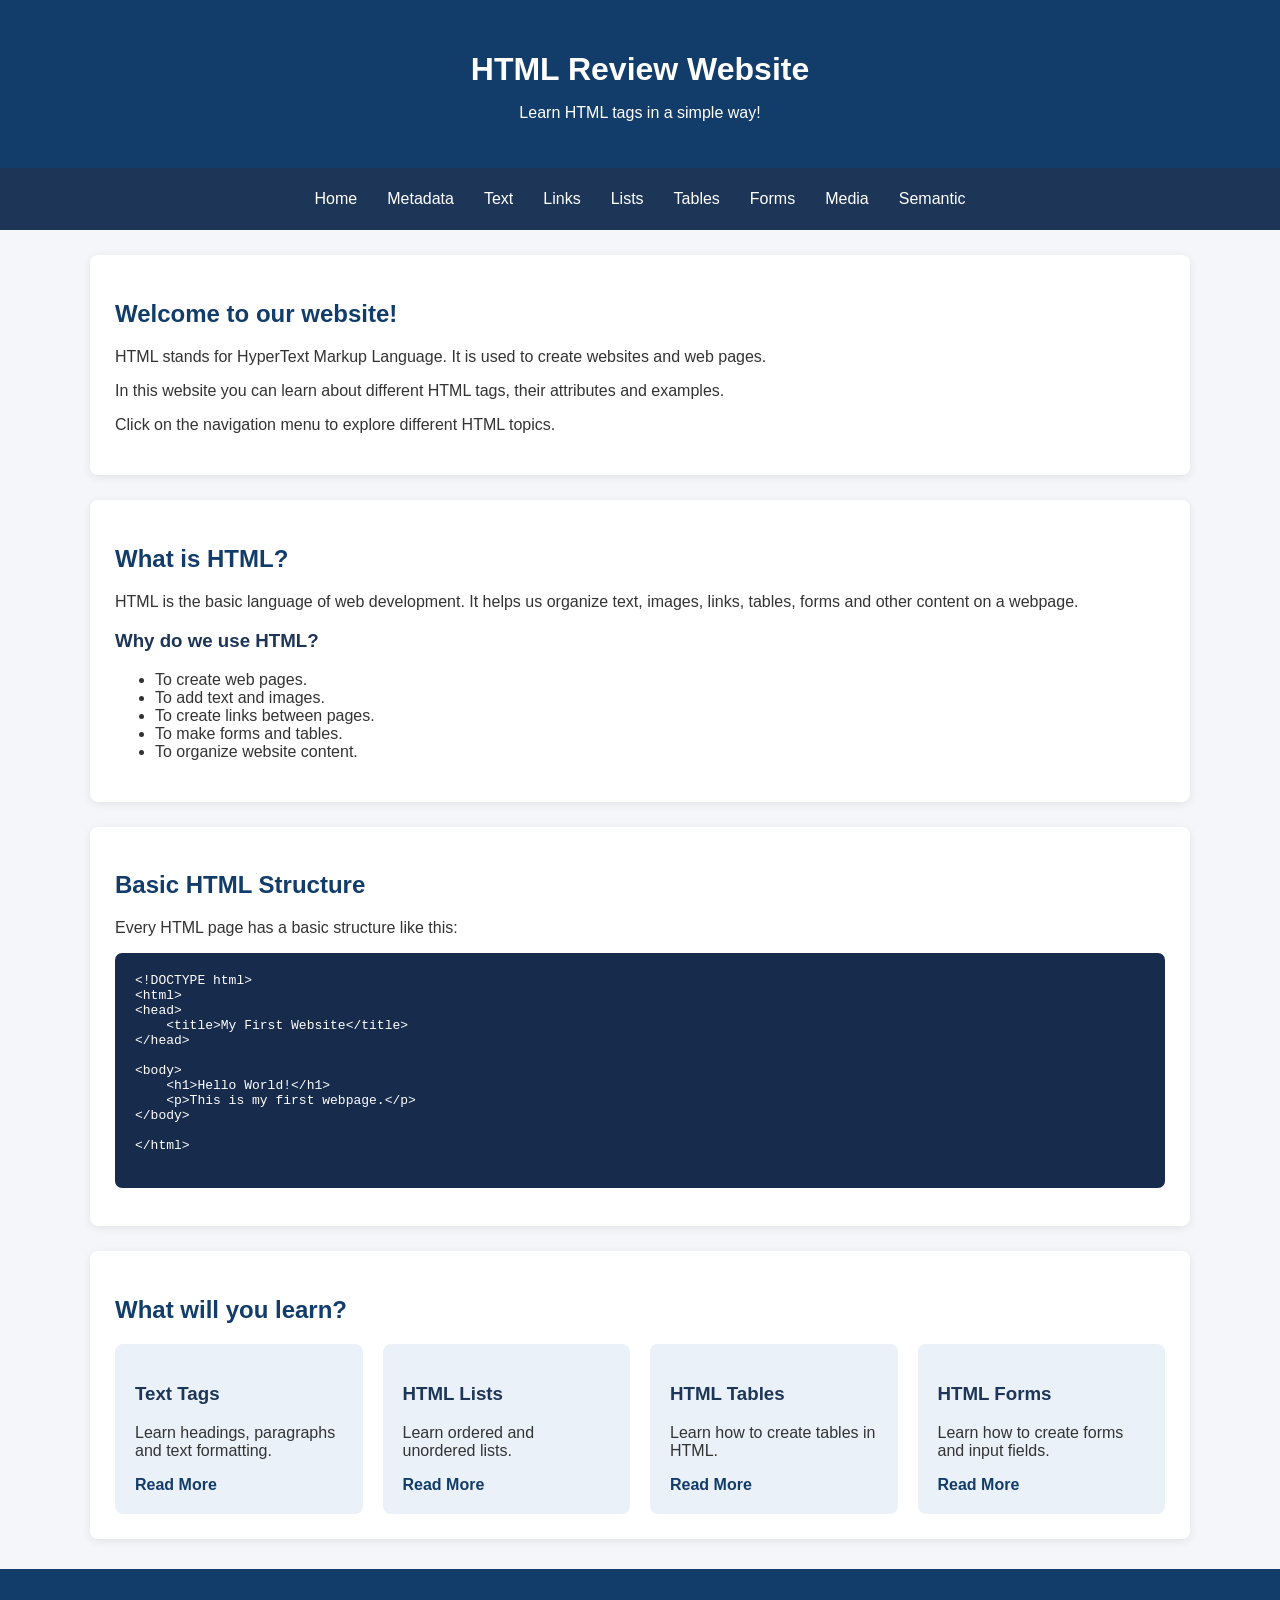
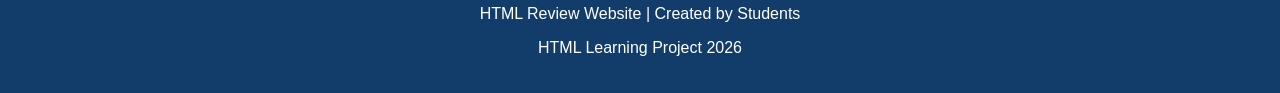
<file: index.html>
<!DOCTYPE html>
<html>
<head>
    <title>HTML Review Website</title>
    <meta charset="UTF-8">
    <meta name="viewport" content="width=device-width, initial-scale=1.0">

    <link rel="stylesheet" href="css/style.css">
</head>

<body>

    <header>
        <h1>HTML Review Website</h1>
        <p>Learn HTML tags in a simple way!</p>
    </header>

    <nav>
        <a href="index.html">Home</a>
        <a href="metadata.html">Metadata</a>
        <a href="text.html">Text</a>
        <a href="links.html">Links</a>
        <a href="lists.html">Lists</a>
        <a href="tables.html">Tables</a>
        <a href="forms.html">Forms</a>
        <a href="media.html">Media</a>
        <a href="semantic.html">Semantic</a>
    </nav>

    <main>

        <section class="welcome">
            <h2>Welcome to our website!</h2>

            <p>
                HTML stands for HyperText Markup Language.
                It is used to create websites and web pages.
            </p>

            <p>
                In this website you can learn about different
                HTML tags, their attributes and examples.
            </p>

            <p>
                Click on the navigation menu to explore
                different HTML topics.
            </p>
        </section>


        <section>
            <h2>What is HTML?</h2>

            <p>
                HTML is the basic language of web development.
                It helps us organize text, images, links,
                tables, forms and other content on a webpage.
            </p>

            <h3>Why do we use HTML?</h3>

            <ul>
                <li>To create web pages.</li>
                <li>To add text and images.</li>
                <li>To create links between pages.</li>
                <li>To make forms and tables.</li>
                <li>To organize website content.</li>
            </ul>
        </section>


        <section>
            <h2>Basic HTML Structure</h2>

            <p>Every HTML page has a basic structure like this:</p>

            <pre>
&lt;!DOCTYPE html&gt;
&lt;html&gt;
&lt;head&gt;
    &lt;title&gt;My First Website&lt;/title&gt;
&lt;/head&gt;

&lt;body&gt;
    &lt;h1&gt;Hello World!&lt;/h1&gt;
    &lt;p&gt;This is my first webpage.&lt;/p&gt;
&lt;/body&gt;

&lt;/html&gt;
            </pre>
        </section>


        <section>
            <h2>What will you learn?</h2>

            <div class="cards">

                <div class="card">
                    <h3>Text Tags</h3>
                    <p>Learn headings, paragraphs and text formatting.</p>
                    <a href="text.html">Read More</a>
                </div>

                <div class="card">
                    <h3>HTML Lists</h3>
                    <p>Learn ordered and unordered lists.</p>
                    <a href="lists.html">Read More</a>
                </div>

                <div class="card">
                    <h3>HTML Tables</h3>
                    <p>Learn how to create tables in HTML.</p>
                    <a href="tables.html">Read More</a>
                </div>

                <div class="card">
                    <h3>HTML Forms</h3>
                    <p>Learn how to create forms and input fields.</p>
                    <a href="forms.html">Read More</a>
                </div>

            </div>
        </section>

    </main>

    <footer>
        <p>HTML Review Website | Created by Students</p>
        <p>HTML Learning Project 2026</p>
    </footer>

</body>
</html>
</file>
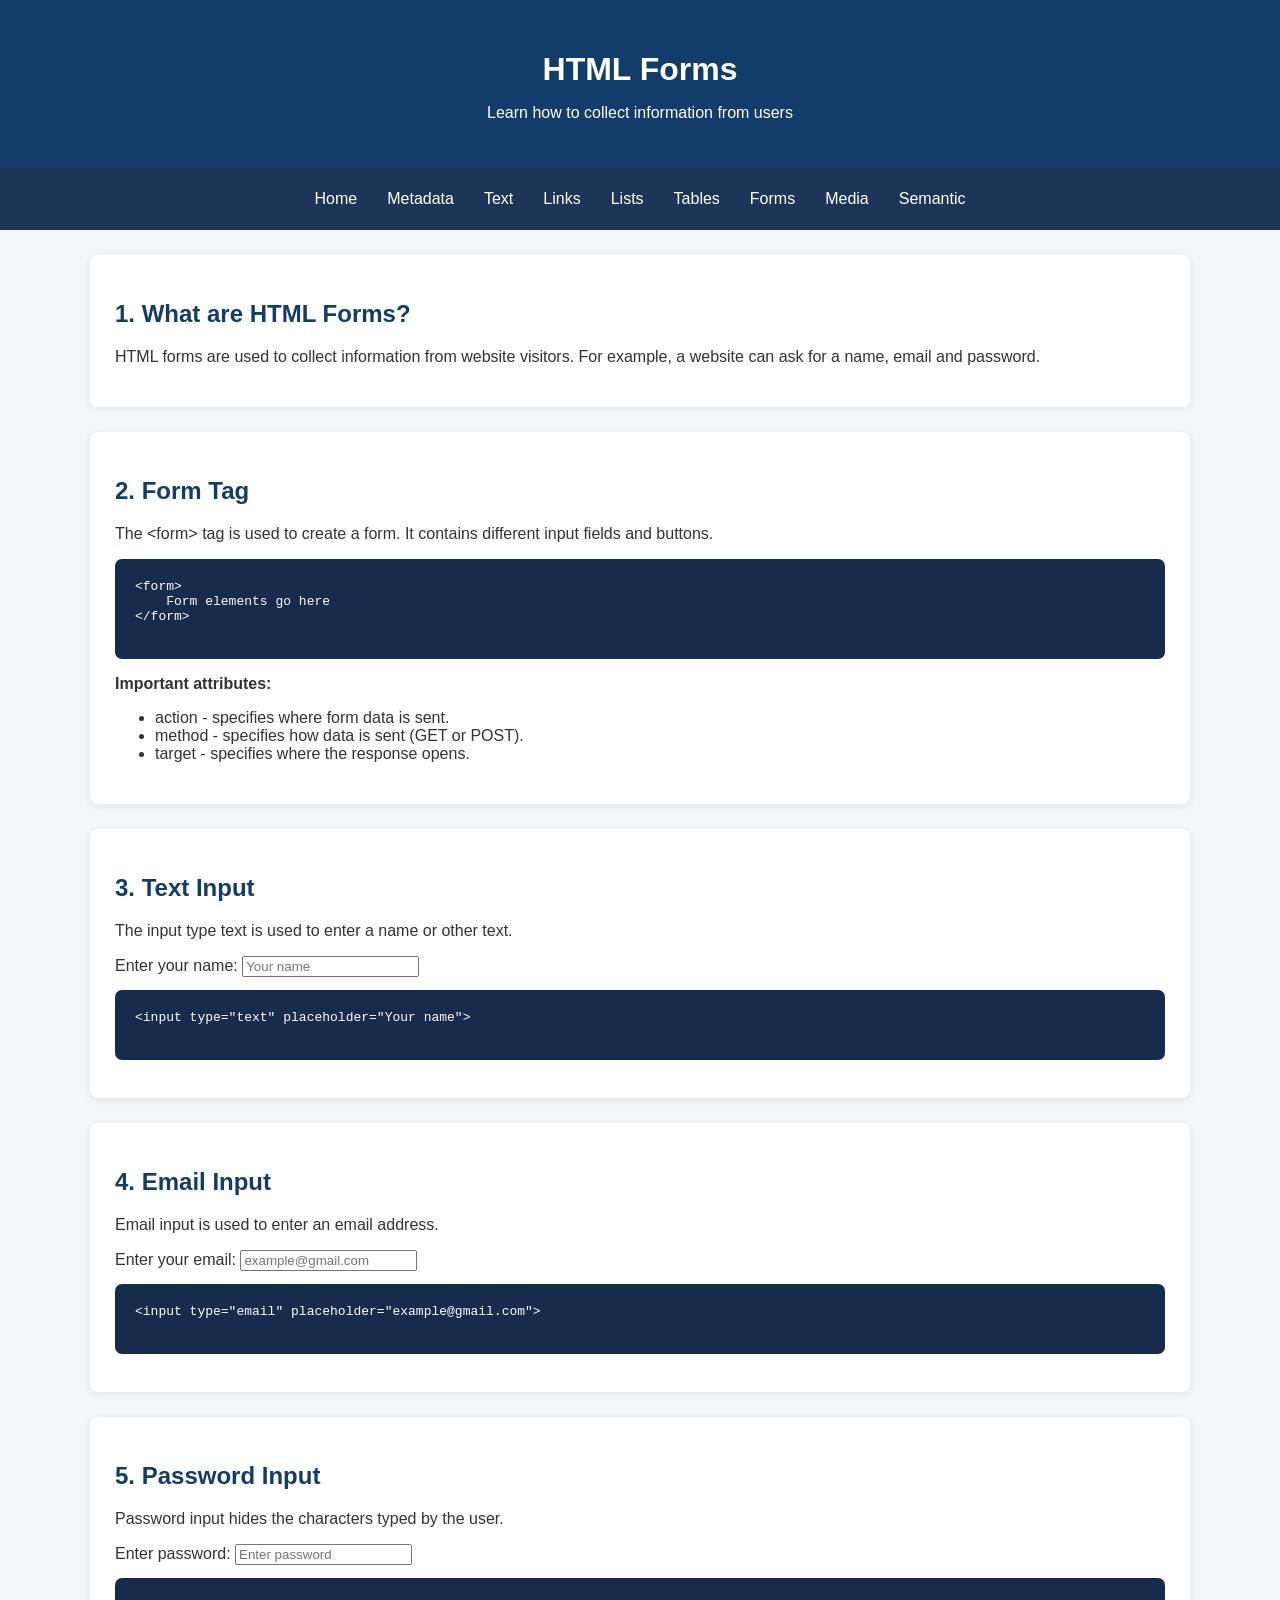
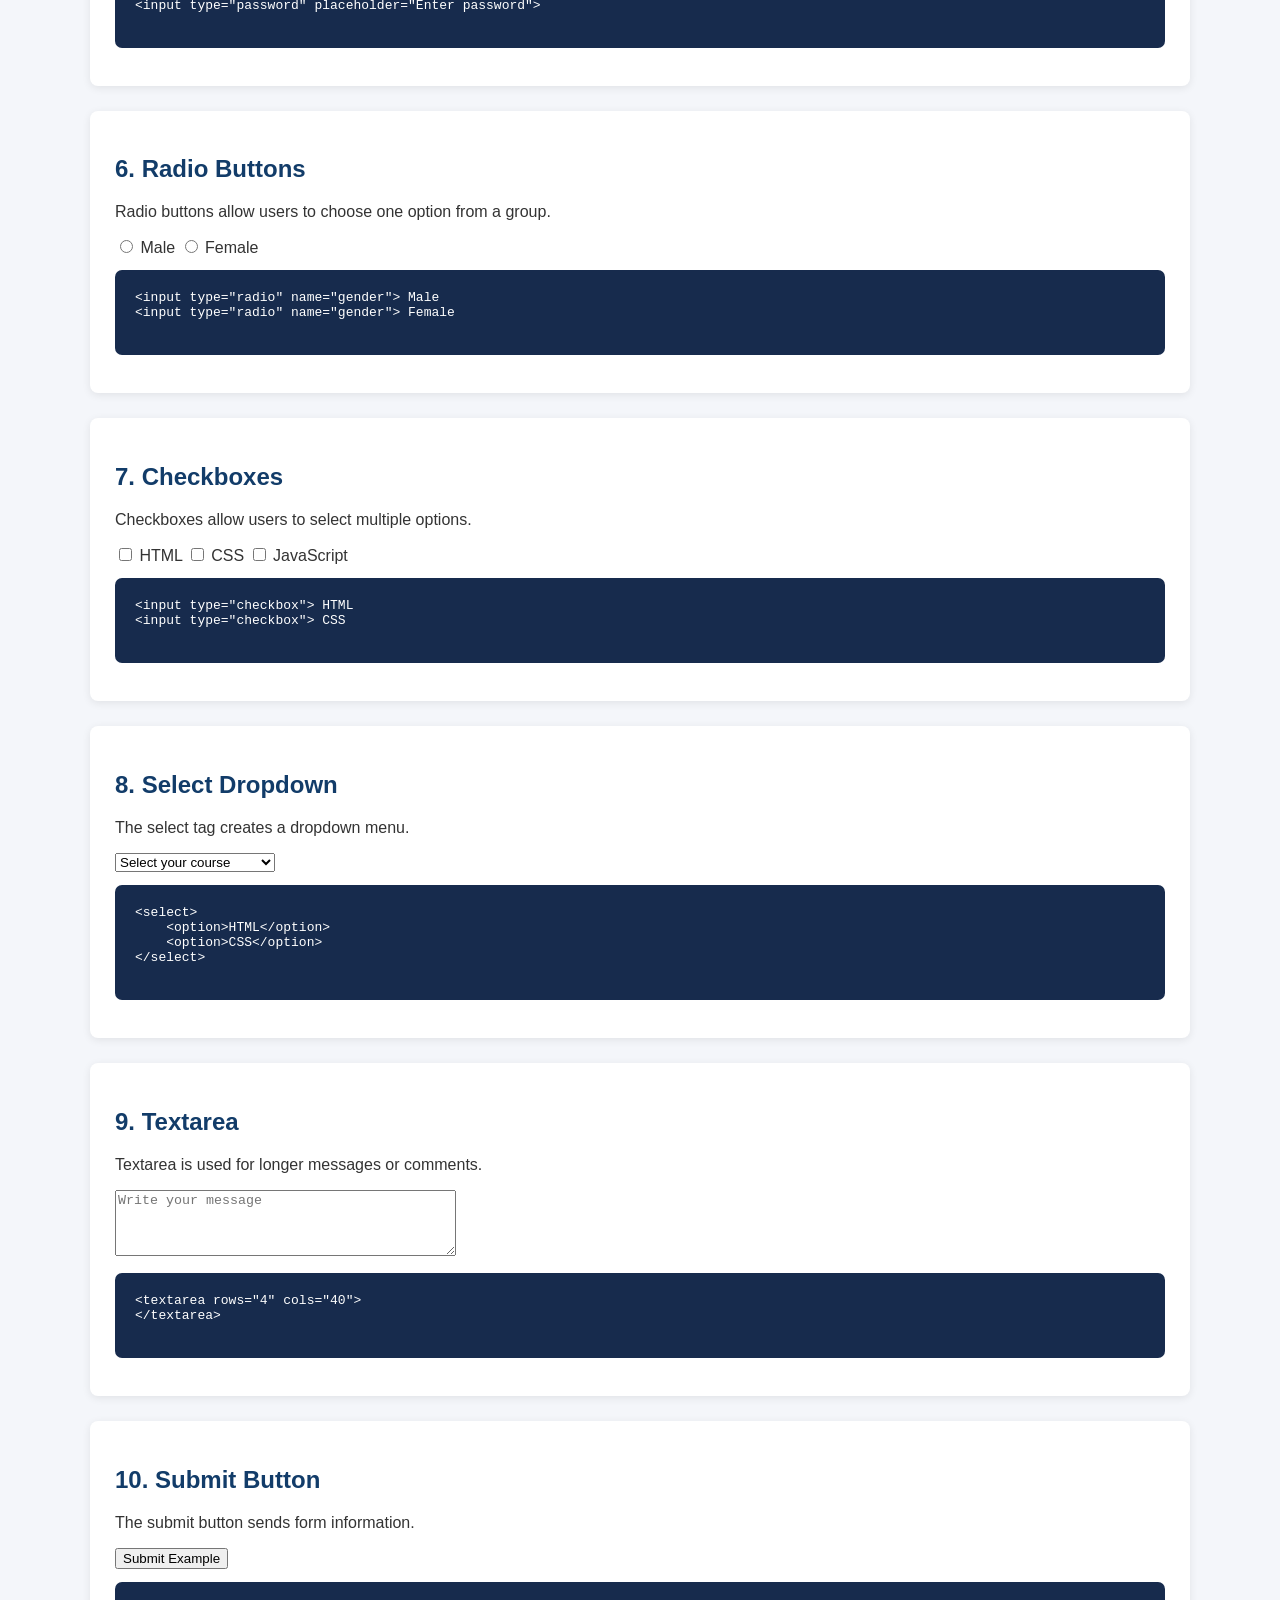
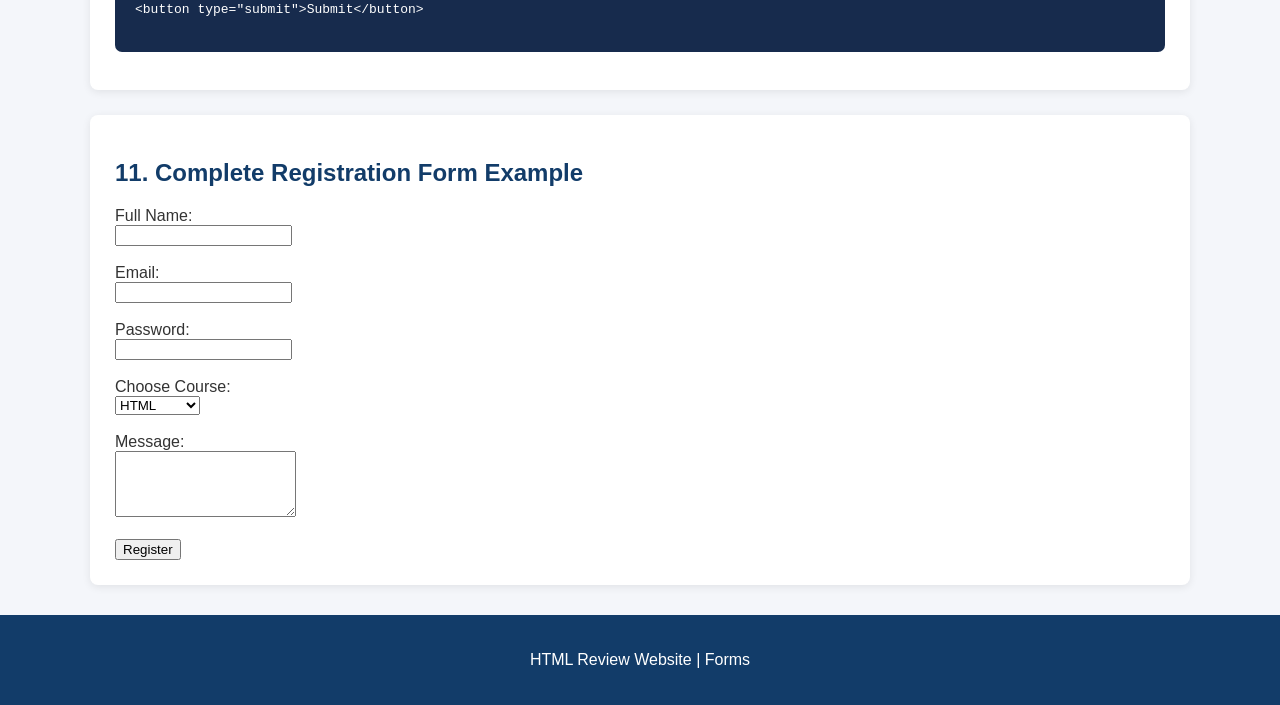
<file: forms.html>
<!DOCTYPE html>
<html>
<head>
    <title>HTML Forms</title>
    <meta charset="UTF-8">
    <meta name="viewport" content="width=device-width, initial-scale=1.0">
    <link rel="stylesheet" href="css/style.css">
</head>

<body>

<header>
    <h1>HTML Forms</h1>
    <p>Learn how to collect information from users</p>
</header>

<nav>
    <a href="index.html">Home</a>
    <a href="metadata.html">Metadata</a>
    <a href="text.html">Text</a>
    <a href="links.html">Links</a>
    <a href="lists.html">Lists</a>
    <a href="tables.html">Tables</a>
    <a href="forms.html">Forms</a>
    <a href="media.html">Media</a>
    <a href="semantic.html">Semantic</a>
</nav>

<main>

    <section>
        <h2>1. What are HTML Forms?</h2>

        <p>
            HTML forms are used to collect information
            from website visitors. For example, a website
            can ask for a name, email and password.
        </p>
    </section>


    <section>
        <h2>2. Form Tag</h2>

        <p>
            The &lt;form&gt; tag is used to create a form.
            It contains different input fields and buttons.
        </p>

        <pre>
&lt;form&gt;
    Form elements go here
&lt;/form&gt;
        </pre>

        <p><b>Important attributes:</b></p>

        <ul>
            <li>action - specifies where form data is sent.</li>
            <li>method - specifies how data is sent (GET or POST).</li>
            <li>target - specifies where the response opens.</li>
        </ul>
    </section>


    <section>
        <h2>3. Text Input</h2>

        <p>The input type text is used to enter a name or other text.</p>

        <label>Enter your name:</label>
        <input type="text" placeholder="Your name">

        <pre>
&lt;input type="text" placeholder="Your name"&gt;
        </pre>
    </section>


    <section>
        <h2>4. Email Input</h2>

        <p>Email input is used to enter an email address.</p>

        <label>Enter your email:</label>
        <input type="email" placeholder="example@gmail.com">

        <pre>
&lt;input type="email" placeholder="example@gmail.com"&gt;
        </pre>
    </section>


    <section>
        <h2>5. Password Input</h2>

        <p>Password input hides the characters typed by the user.</p>

        <label>Enter password:</label>
        <input type="password" placeholder="Enter password">

        <pre>
&lt;input type="password" placeholder="Enter password"&gt;
        </pre>
    </section>


    <section>
        <h2>6. Radio Buttons</h2>

        <p>Radio buttons allow users to choose one option from a group.</p>

        <input type="radio" name="gender"> Male
        <input type="radio" name="gender"> Female

        <pre>
&lt;input type="radio" name="gender"&gt; Male
&lt;input type="radio" name="gender"&gt; Female
        </pre>
    </section>


    <section>
        <h2>7. Checkboxes</h2>

        <p>Checkboxes allow users to select multiple options.</p>

        <input type="checkbox"> HTML
        <input type="checkbox"> CSS
        <input type="checkbox"> JavaScript

        <pre>
&lt;input type="checkbox"&gt; HTML
&lt;input type="checkbox"&gt; CSS
        </pre>
    </section>


    <section>
        <h2>8. Select Dropdown</h2>

        <p>The select tag creates a dropdown menu.</p>

        <select>
            <option>Select your course</option>
            <option>Information Technology</option>
            <option>Computer Science</option>
            <option>Software Engineering</option>
        </select>

        <pre>
&lt;select&gt;
    &lt;option&gt;HTML&lt;/option&gt;
    &lt;option&gt;CSS&lt;/option&gt;
&lt;/select&gt;
        </pre>
    </section>


    <section>
        <h2>9. Textarea</h2>

        <p>Textarea is used for longer messages or comments.</p>

        <textarea rows="4" cols="40" placeholder="Write your message"></textarea>

        <pre>
&lt;textarea rows="4" cols="40"&gt;
&lt;/textarea&gt;
        </pre>
    </section>


    <section>
        <h2>10. Submit Button</h2>

        <p>The submit button sends form information.</p>

        <button type="button">Submit Example</button>

        <pre>
&lt;button type="submit"&gt;Submit&lt;/button&gt;
        </pre>
    </section>


    <section>
        <h2>11. Complete Registration Form Example</h2>

        <form action="#" method="get">

            <label>Full Name:</label><br>
            <input type="text" name="fullname" required><br><br>

            <label>Email:</label><br>
            <input type="email" name="email" required><br><br>

            <label>Password:</label><br>
            <input type="password" name="password"><br><br>

            <label>Choose Course:</label><br>

            <select name="course">
                <option>HTML</option>
                <option>CSS</option>
                <option>JavaScript</option>
            </select>

            <br><br>

            <label>Message:</label><br>
            <textarea name="message" rows="4"></textarea>

            <br><br>

            <button type="submit">Register</button>

        </form>
    </section>

</main>

<footer>
    <p>HTML Review Website | Forms</p>
</footer>

</body>
</html>
</file>
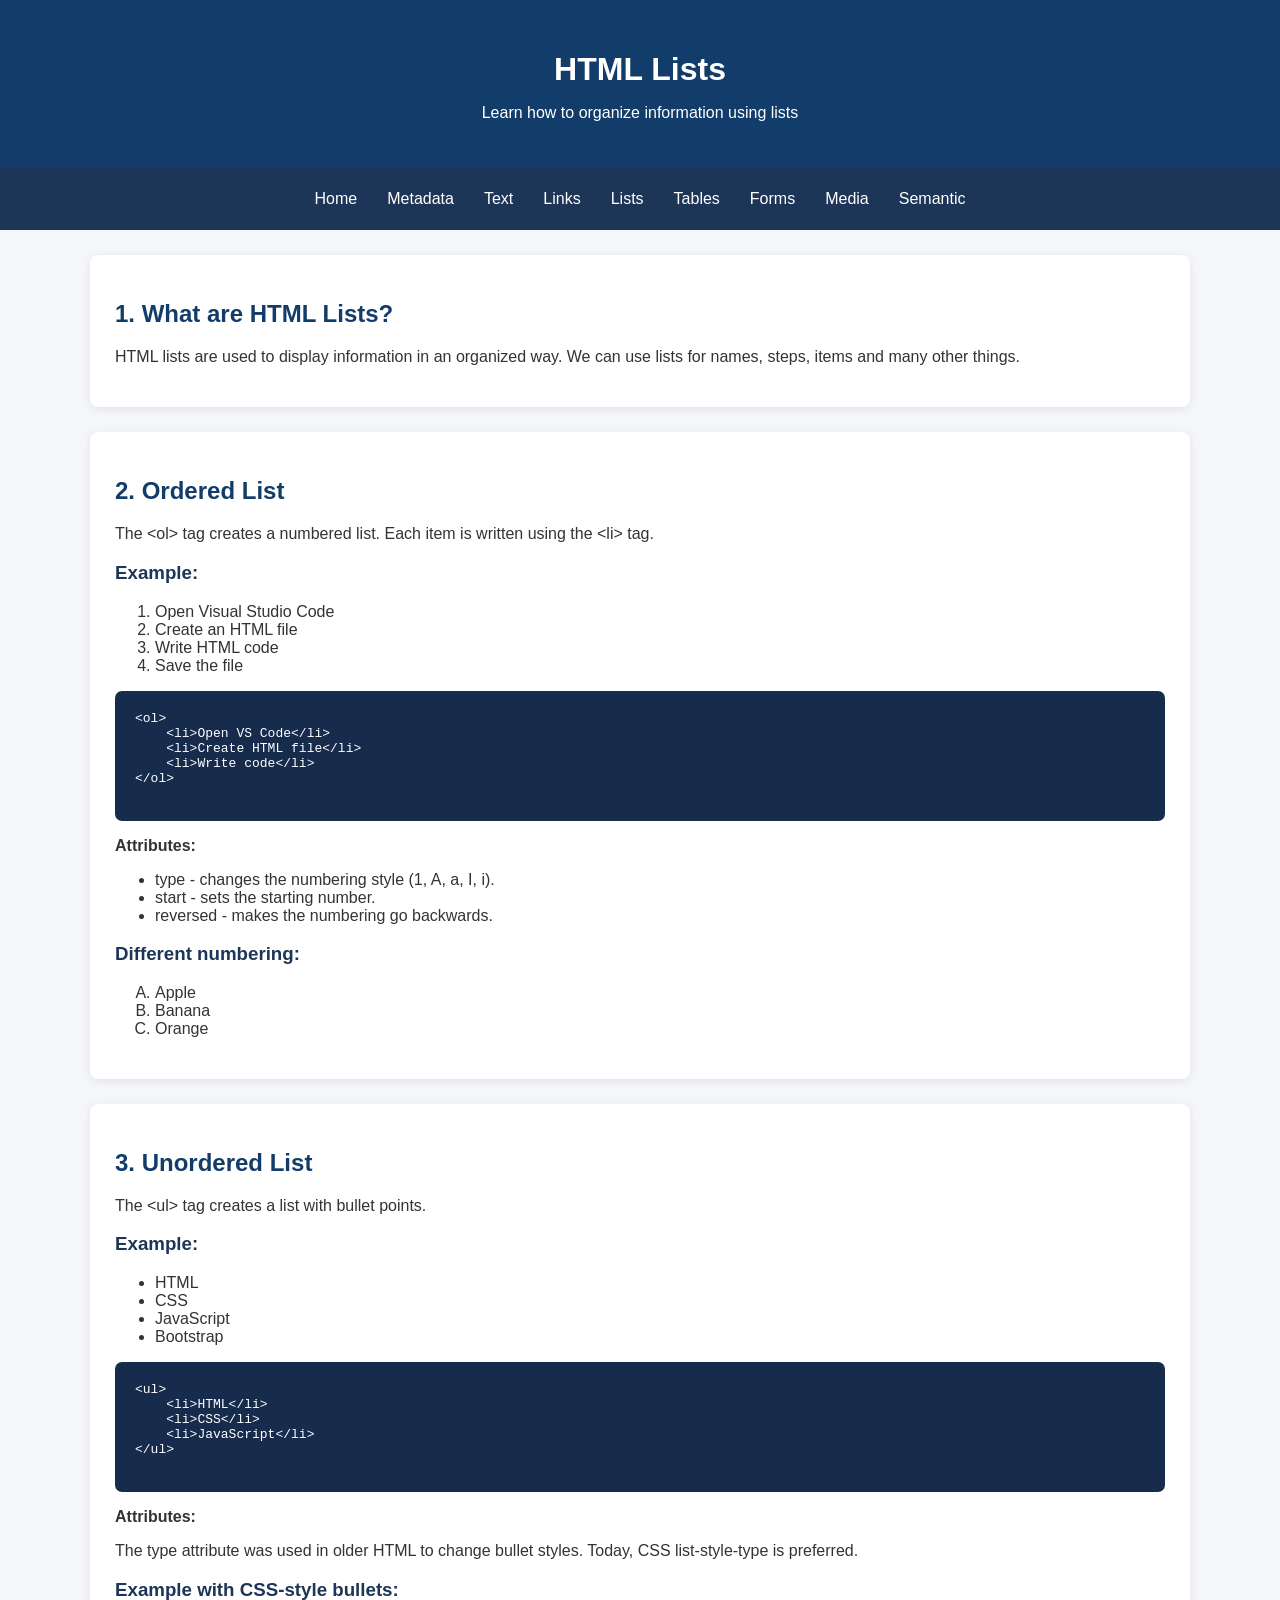
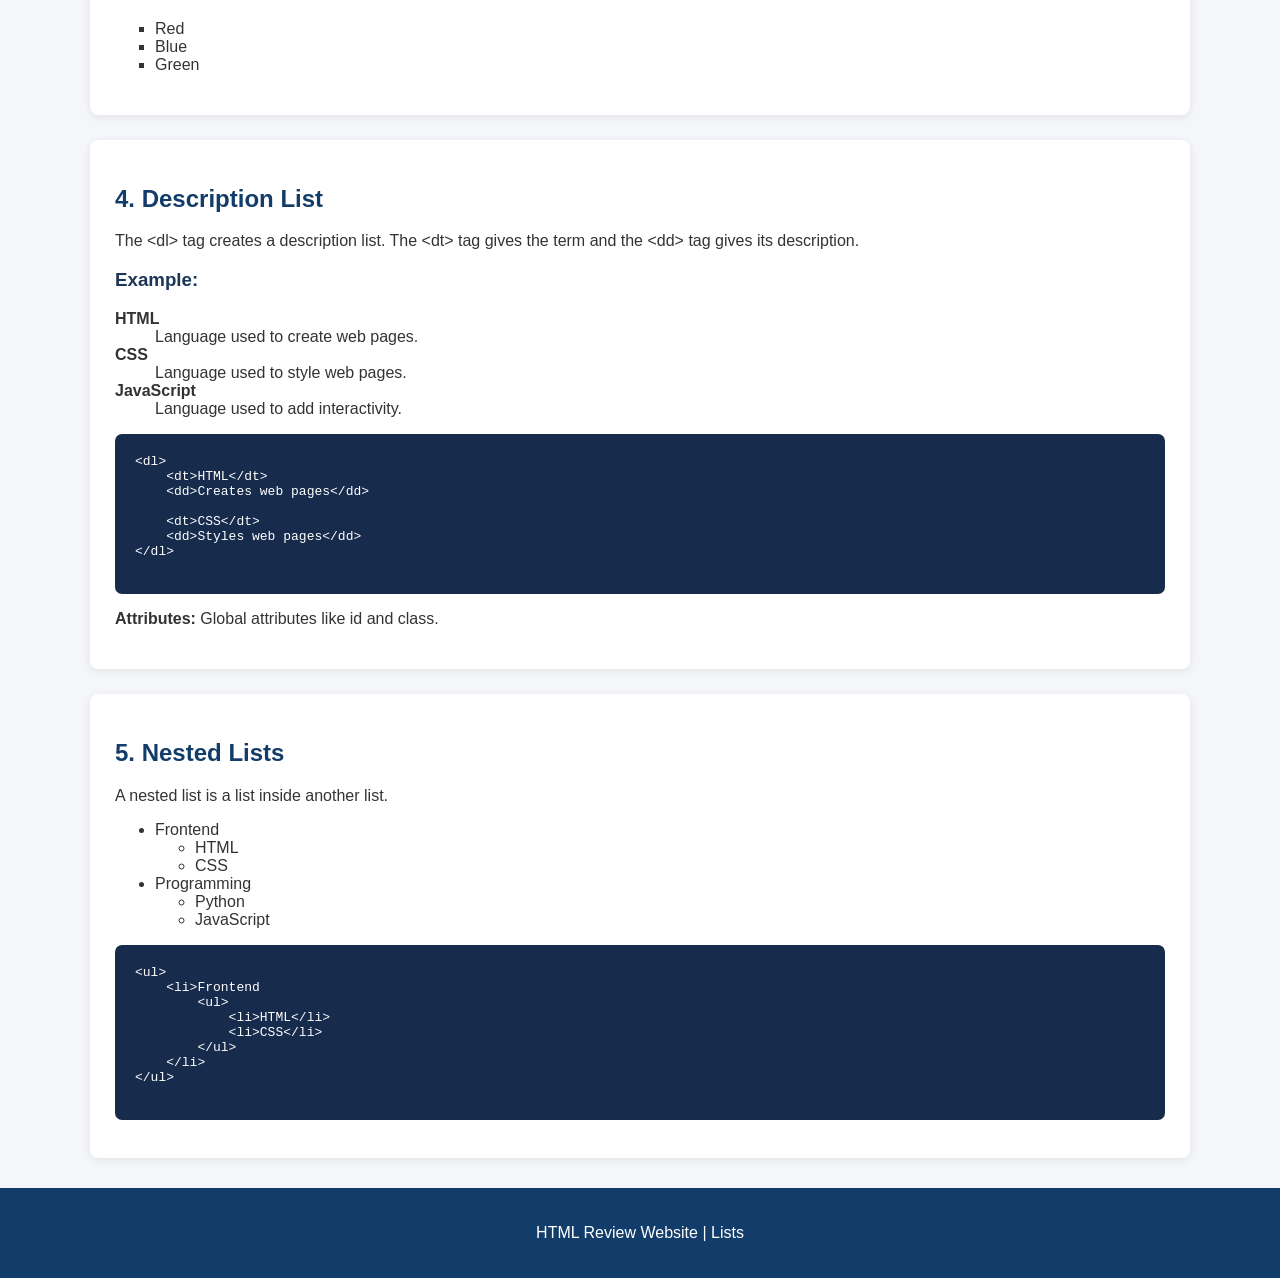
<file: lists.html>
<!DOCTYPE html>
<html>
<head>
    <title>HTML Lists</title>
    <meta charset="UTF-8">
    <meta name="viewport" content="width=device-width, initial-scale=1.0">
    <link rel="stylesheet" href="css/style.css">
</head>

<body>

<header>
    <h1>HTML Lists</h1>
    <p>Learn how to organize information using lists</p>
</header>

<nav>
    <a href="index.html">Home</a>
    <a href="metadata.html">Metadata</a>
    <a href="text.html">Text</a>
    <a href="links.html">Links</a>
    <a href="lists.html">Lists</a>
    <a href="tables.html">Tables</a>
    <a href="forms.html">Forms</a>
    <a href="media.html">Media</a>
    <a href="semantic.html">Semantic</a>
</nav>

<main>

    <section>
        <h2>1. What are HTML Lists?</h2>

        <p>
            HTML lists are used to display information
            in an organized way. We can use lists for
            names, steps, items and many other things.
        </p>
    </section>


    <section>
        <h2>2. Ordered List</h2>

        <p>
            The &lt;ol&gt; tag creates a numbered list.
            Each item is written using the &lt;li&gt; tag.
        </p>

        <h3>Example:</h3>

        <ol>
            <li>Open Visual Studio Code</li>
            <li>Create an HTML file</li>
            <li>Write HTML code</li>
            <li>Save the file</li>
        </ol>

        <pre>
&lt;ol&gt;
    &lt;li&gt;Open VS Code&lt;/li&gt;
    &lt;li&gt;Create HTML file&lt;/li&gt;
    &lt;li&gt;Write code&lt;/li&gt;
&lt;/ol&gt;
        </pre>

        <p><b>Attributes:</b></p>
        <ul>
            <li>type - changes the numbering style (1, A, a, I, i).</li>
            <li>start - sets the starting number.</li>
            <li>reversed - makes the numbering go backwards.</li>
        </ul>

        <h3>Different numbering:</h3>

        <ol type="A">
            <li>Apple</li>
            <li>Banana</li>
            <li>Orange</li>
        </ol>
    </section>


    <section>
        <h2>3. Unordered List</h2>

        <p>
            The &lt;ul&gt; tag creates a list with bullet points.
        </p>

        <h3>Example:</h3>

        <ul>
            <li>HTML</li>
            <li>CSS</li>
            <li>JavaScript</li>
            <li>Bootstrap</li>
        </ul>

        <pre>
&lt;ul&gt;
    &lt;li&gt;HTML&lt;/li&gt;
    &lt;li&gt;CSS&lt;/li&gt;
    &lt;li&gt;JavaScript&lt;/li&gt;
&lt;/ul&gt;
        </pre>

        <p><b>Attributes:</b></p>
        <p>
            The type attribute was used in older HTML to change
            bullet styles. Today, CSS list-style-type is preferred.
        </p>

        <h3>Example with CSS-style bullets:</h3>

        <ul style="list-style-type: square;">
            <li>Red</li>
            <li>Blue</li>
            <li>Green</li>
        </ul>
    </section>


    <section>
        <h2>4. Description List</h2>

        <p>
            The &lt;dl&gt; tag creates a description list.
            The &lt;dt&gt; tag gives the term and
            the &lt;dd&gt; tag gives its description.
        </p>

        <h3>Example:</h3>

        <dl>
            <dt><b>HTML</b></dt>
            <dd>Language used to create web pages.</dd>

            <dt><b>CSS</b></dt>
            <dd>Language used to style web pages.</dd>

            <dt><b>JavaScript</b></dt>
            <dd>Language used to add interactivity.</dd>
        </dl>

        <pre>
&lt;dl&gt;
    &lt;dt&gt;HTML&lt;/dt&gt;
    &lt;dd&gt;Creates web pages&lt;/dd&gt;

    &lt;dt&gt;CSS&lt;/dt&gt;
    &lt;dd&gt;Styles web pages&lt;/dd&gt;
&lt;/dl&gt;
        </pre>

        <p><b>Attributes:</b> Global attributes like id and class.</p>
    </section>


    <section>
        <h2>5. Nested Lists</h2>

        <p>
            A nested list is a list inside another list.
        </p>

        <ul>
            <li>Frontend
                <ul>
                    <li>HTML</li>
                    <li>CSS</li>
                </ul>
            </li>

            <li>Programming
                <ul>
                    <li>Python</li>
                    <li>JavaScript</li>
                </ul>
            </li>
        </ul>

        <pre>
&lt;ul&gt;
    &lt;li&gt;Frontend
        &lt;ul&gt;
            &lt;li&gt;HTML&lt;/li&gt;
            &lt;li&gt;CSS&lt;/li&gt;
        &lt;/ul&gt;
    &lt;/li&gt;
&lt;/ul&gt;
        </pre>
    </section>

</main>

<footer>
    <p>HTML Review Website | Lists</p>
</footer>

</body>
</html>
</file>
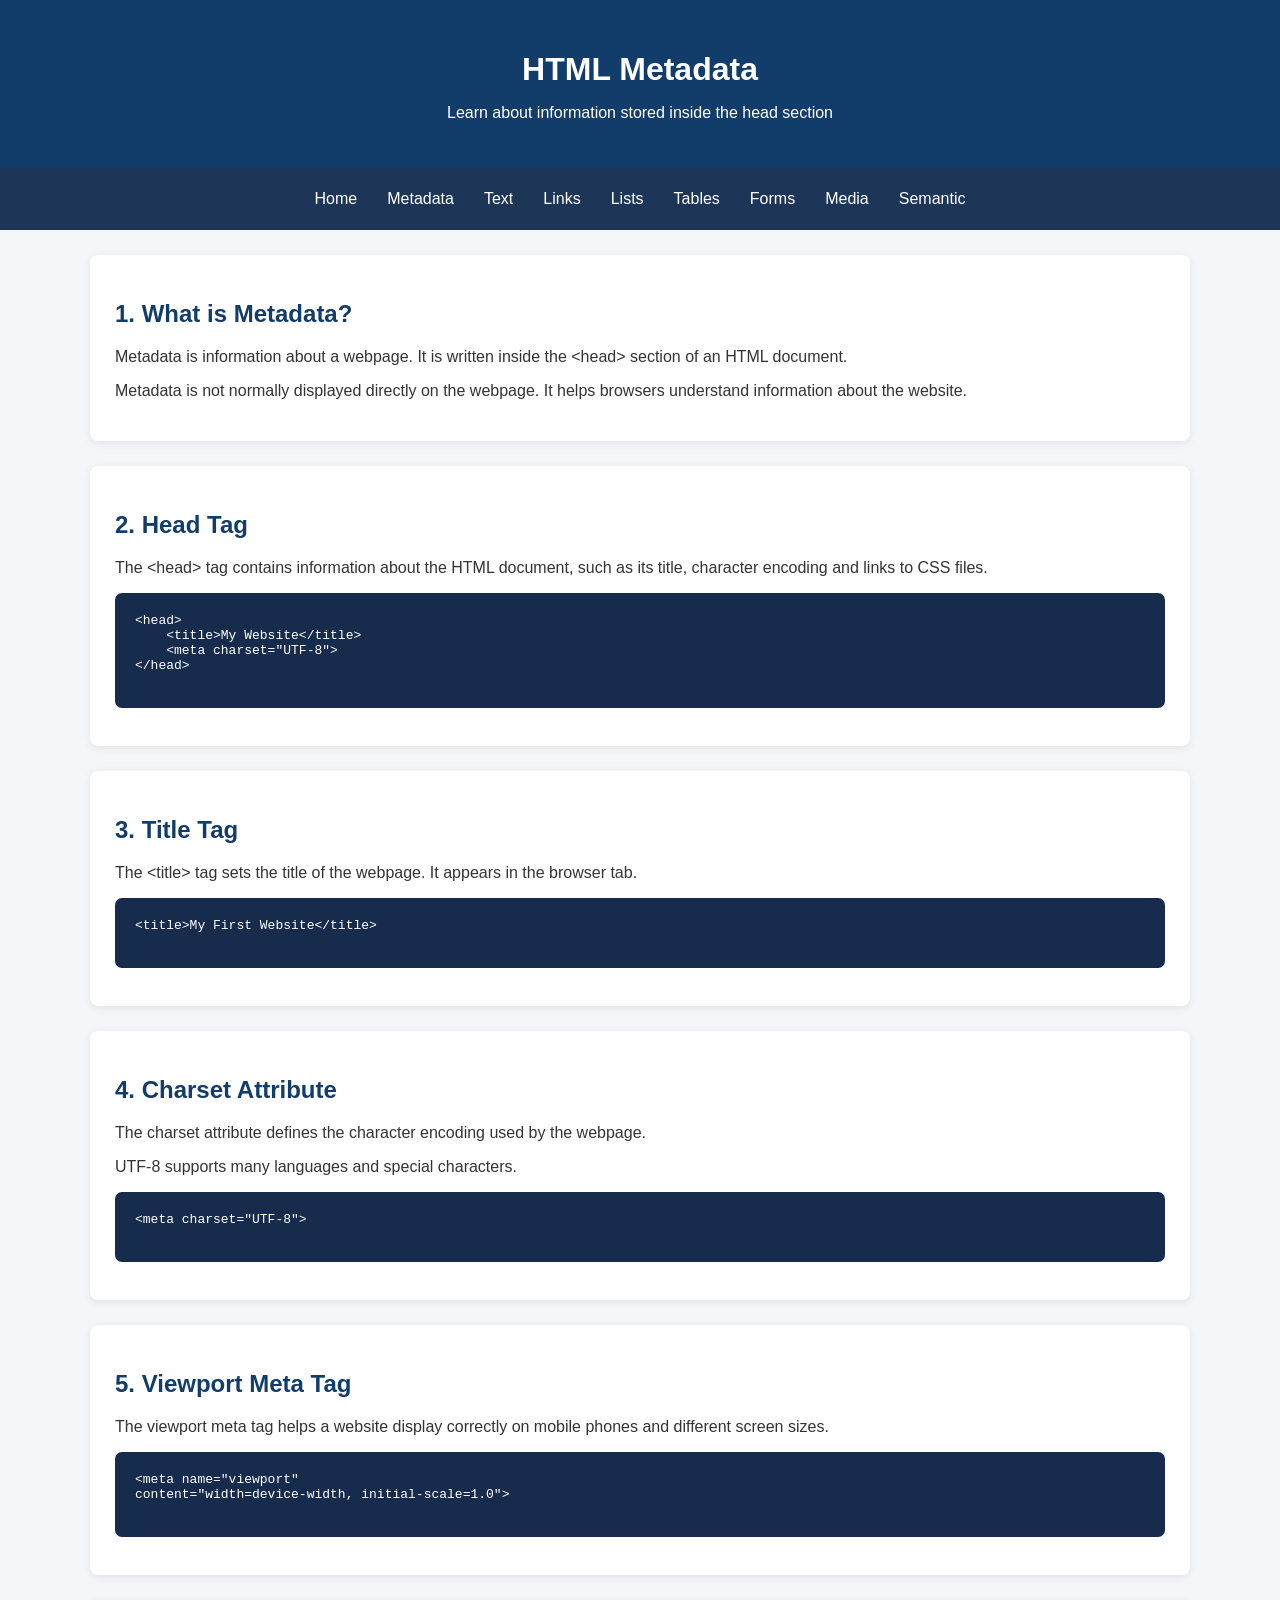
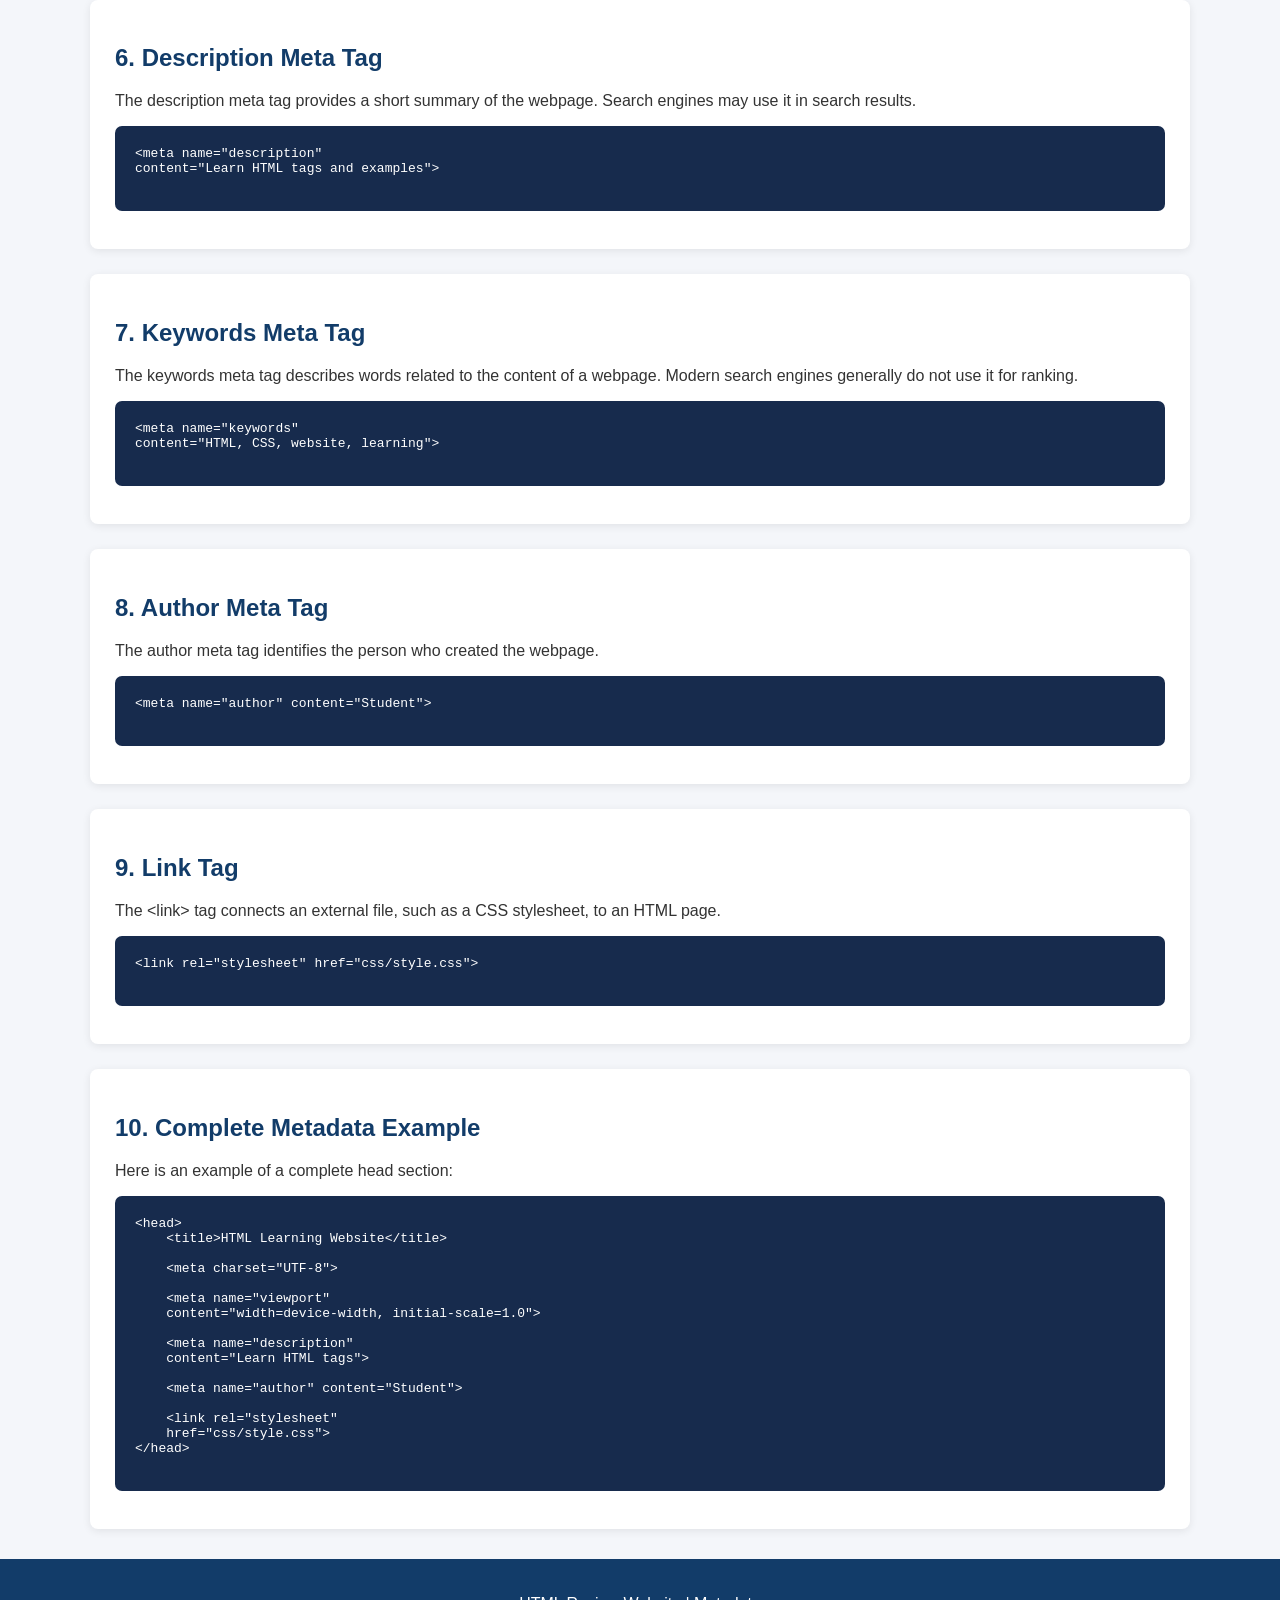
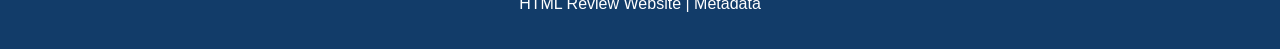
<file: metadata.html>
<!DOCTYPE html>
<html>
<head>
    <title>HTML Metadata</title>
    <meta charset="UTF-8">
    <meta name="viewport" content="width=device-width, initial-scale=1.0">
    <link rel="stylesheet" href="css/style.css">
</head>

<body>

<header>
    <h1>HTML Metadata</h1>
    <p>Learn about information stored inside the head section</p>
</header>

<nav>
    <a href="index.html">Home</a>
    <a href="metadata.html">Metadata</a>
    <a href="text.html">Text</a>
    <a href="links.html">Links</a>
    <a href="lists.html">Lists</a>
    <a href="tables.html">Tables</a>
    <a href="forms.html">Forms</a>
    <a href="media.html">Media</a>
    <a href="semantic.html">Semantic</a>
</nav>

<main>

    <section>
        <h2>1. What is Metadata?</h2>

        <p>
            Metadata is information about a webpage.
            It is written inside the &lt;head&gt; section
            of an HTML document.
        </p>

        <p>
            Metadata is not normally displayed directly
            on the webpage. It helps browsers understand
            information about the website.
        </p>
    </section>


    <section>
        <h2>2. Head Tag</h2>

        <p>
            The &lt;head&gt; tag contains information
            about the HTML document, such as its title,
            character encoding and links to CSS files.
        </p>

        <pre>
&lt;head&gt;
    &lt;title&gt;My Website&lt;/title&gt;
    &lt;meta charset="UTF-8"&gt;
&lt;/head&gt;
        </pre>
    </section>


    <section>
        <h2>3. Title Tag</h2>

        <p>
            The &lt;title&gt; tag sets the title of
            the webpage. It appears in the browser tab.
        </p>

        <pre>
&lt;title&gt;My First Website&lt;/title&gt;
        </pre>
    </section>


    <section>
        <h2>4. Charset Attribute</h2>

        <p>
            The charset attribute defines the character
            encoding used by the webpage.
        </p>

        <p>
            UTF-8 supports many languages and special
            characters.
        </p>

        <pre>
&lt;meta charset="UTF-8"&gt;
        </pre>
    </section>


    <section>
        <h2>5. Viewport Meta Tag</h2>

        <p>
            The viewport meta tag helps a website
            display correctly on mobile phones and
            different screen sizes.
        </p>

        <pre>
&lt;meta name="viewport"
content="width=device-width, initial-scale=1.0"&gt;
        </pre>
    </section>


    <section>
        <h2>6. Description Meta Tag</h2>

        <p>
            The description meta tag provides a short
            summary of the webpage. Search engines may
            use it in search results.
        </p>

        <pre>
&lt;meta name="description"
content="Learn HTML tags and examples"&gt;
        </pre>
    </section>


    <section>
        <h2>7. Keywords Meta Tag</h2>

        <p>
            The keywords meta tag describes words
            related to the content of a webpage.
            Modern search engines generally do not
            use it for ranking.
        </p>

        <pre>
&lt;meta name="keywords"
content="HTML, CSS, website, learning"&gt;
        </pre>
    </section>


    <section>
        <h2>8. Author Meta Tag</h2>

        <p>
            The author meta tag identifies the person
            who created the webpage.
        </p>

        <pre>
&lt;meta name="author" content="Student"&gt;
        </pre>
    </section>


    <section>
        <h2>9. Link Tag</h2>

        <p>
            The &lt;link&gt; tag connects an external
            file, such as a CSS stylesheet, to an HTML page.
        </p>

        <pre>
&lt;link rel="stylesheet" href="css/style.css"&gt;
        </pre>
    </section>


    <section>
        <h2>10. Complete Metadata Example</h2>

        <p>Here is an example of a complete head section:</p>

        <pre>
&lt;head&gt;
    &lt;title&gt;HTML Learning Website&lt;/title&gt;

    &lt;meta charset="UTF-8"&gt;

    &lt;meta name="viewport"
    content="width=device-width, initial-scale=1.0"&gt;

    &lt;meta name="description"
    content="Learn HTML tags"&gt;

    &lt;meta name="author" content="Student"&gt;

    &lt;link rel="stylesheet"
    href="css/style.css"&gt;
&lt;/head&gt;
        </pre>
    </section>

</main>

<footer>
    <p>HTML Review Website | Metadata</p>
</footer>

</body>
</html>
</file>
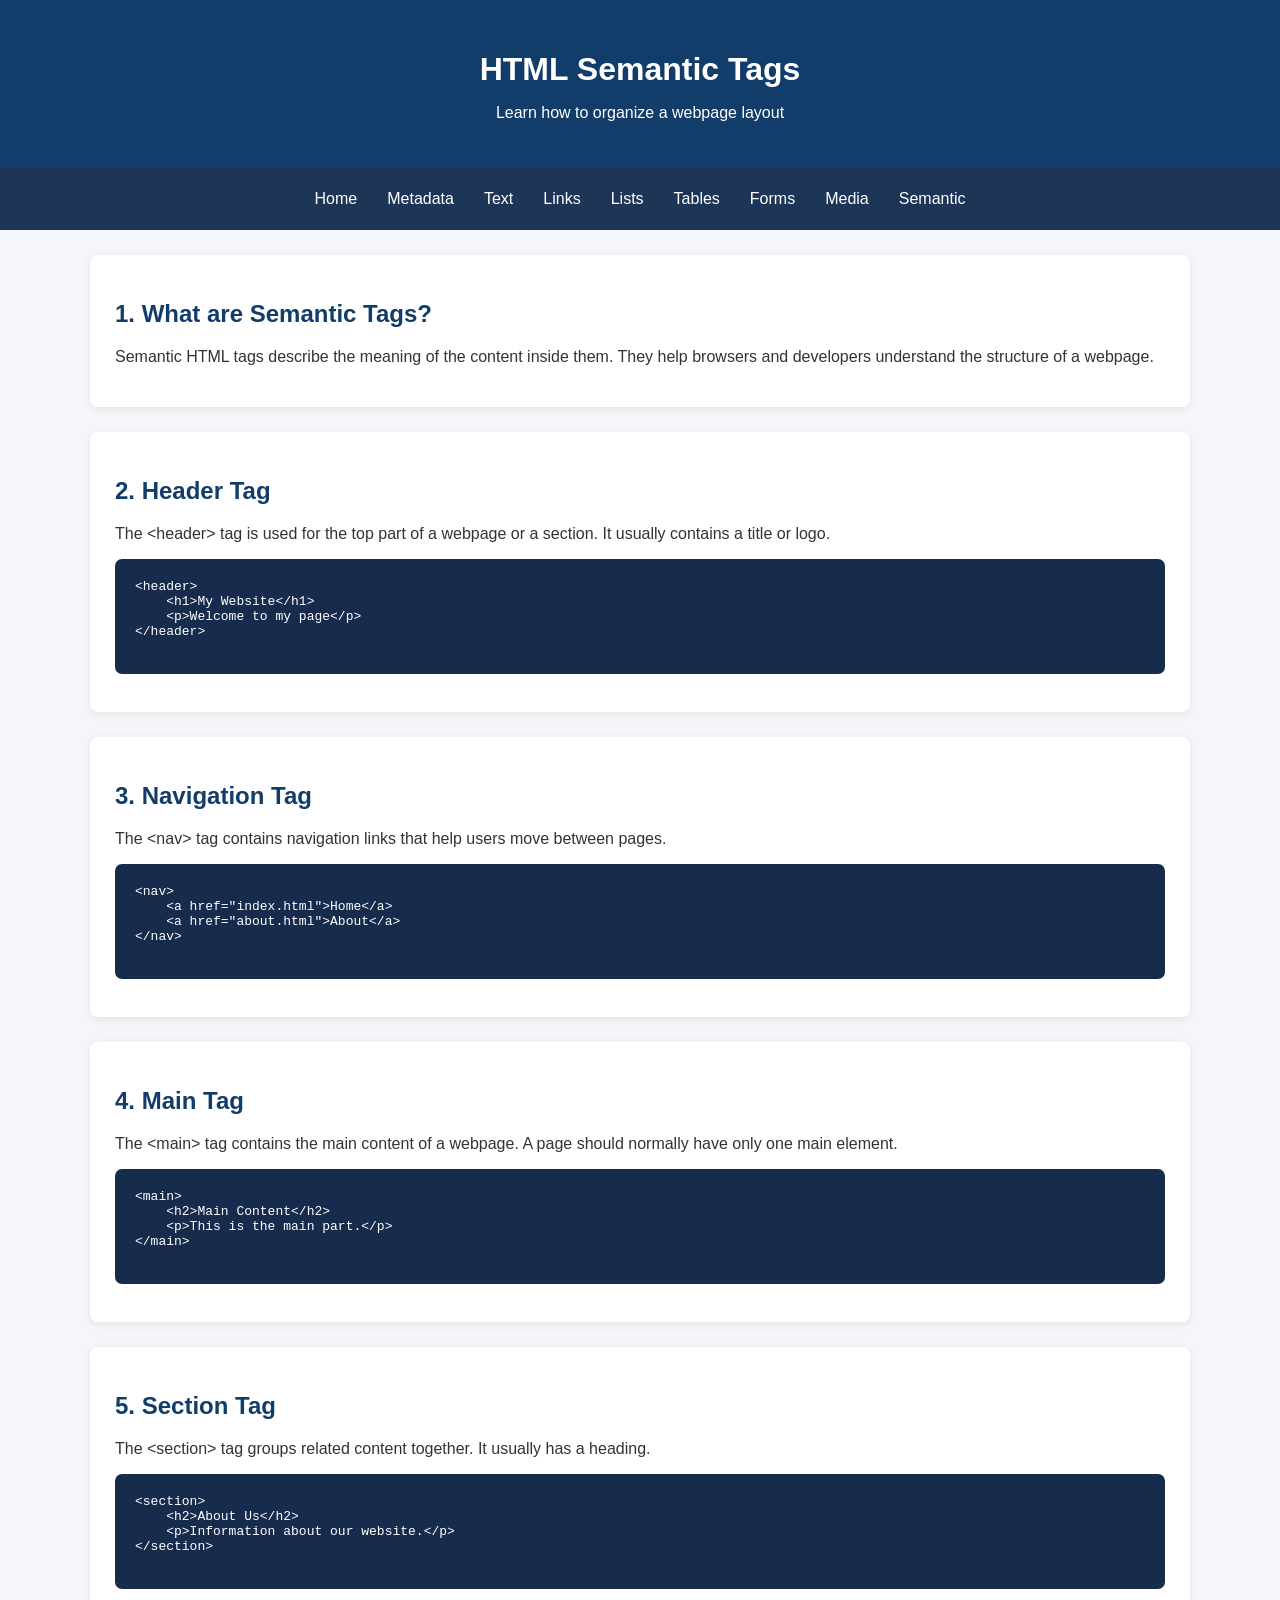
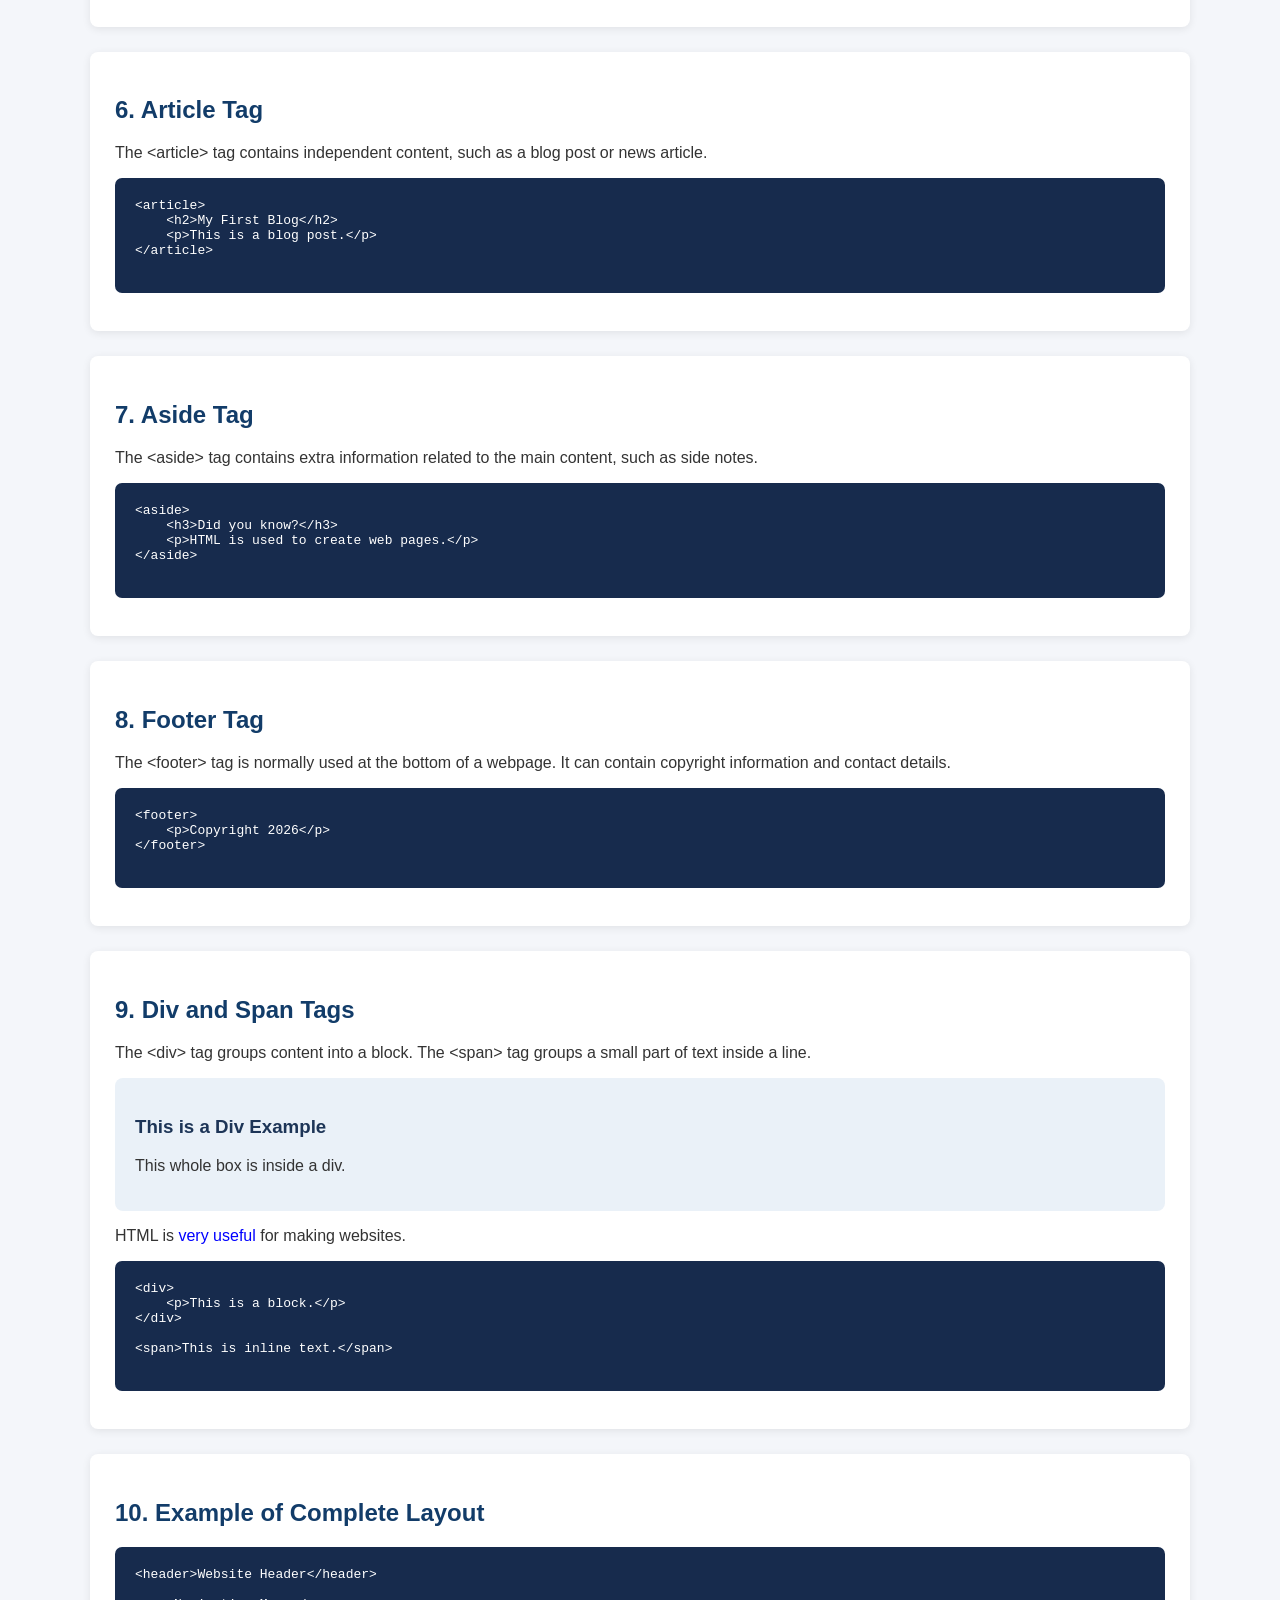
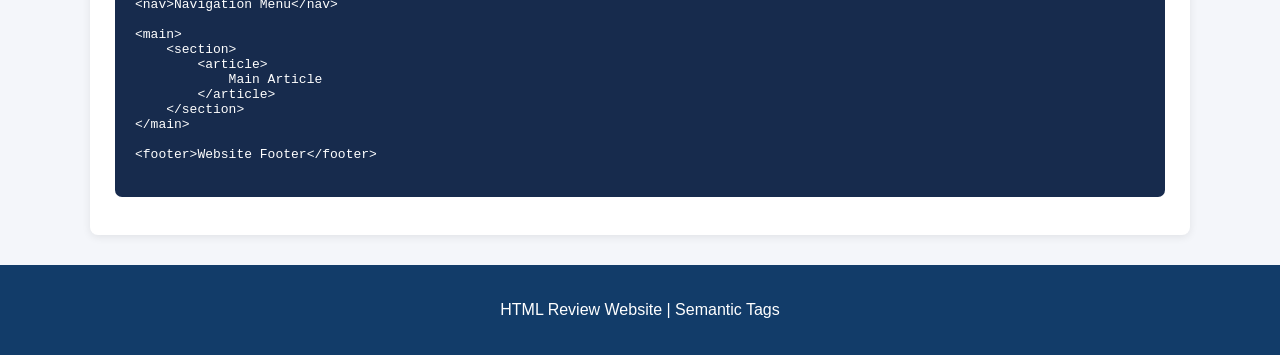
<file: semantic.html>
<!DOCTYPE html>
<html>
<head>
    <title>HTML Semantic Tags</title>
    <meta charset="UTF-8">
    <meta name="viewport" content="width=device-width, initial-scale=1.0">
    <link rel="stylesheet" href="css/style.css">
</head>

<body>

<header>
    <h1>HTML Semantic Tags</h1>
    <p>Learn how to organize a webpage layout</p>
</header>

<nav>
    <a href="index.html">Home</a>
    <a href="metadata.html">Metadata</a>
    <a href="text.html">Text</a>
    <a href="links.html">Links</a>
    <a href="lists.html">Lists</a>
    <a href="tables.html">Tables</a>
    <a href="forms.html">Forms</a>
    <a href="media.html">Media</a>
    <a href="semantic.html">Semantic</a>
</nav>

<main>

    <section>
        <h2>1. What are Semantic Tags?</h2>

        <p>
            Semantic HTML tags describe the meaning of
            the content inside them. They help browsers
            and developers understand the structure
            of a webpage.
        </p>
    </section>


    <section>
        <h2>2. Header Tag</h2>

        <p>
            The &lt;header&gt; tag is used for the top part
            of a webpage or a section. It usually contains
            a title or logo.
        </p>

        <pre>
&lt;header&gt;
    &lt;h1&gt;My Website&lt;/h1&gt;
    &lt;p&gt;Welcome to my page&lt;/p&gt;
&lt;/header&gt;
        </pre>
    </section>


    <section>
        <h2>3. Navigation Tag</h2>

        <p>
            The &lt;nav&gt; tag contains navigation links
            that help users move between pages.
        </p>

        <pre>
&lt;nav&gt;
    &lt;a href="index.html"&gt;Home&lt;/a&gt;
    &lt;a href="about.html"&gt;About&lt;/a&gt;
&lt;/nav&gt;
        </pre>
    </section>


    <section>
        <h2>4. Main Tag</h2>

        <p>
            The &lt;main&gt; tag contains the main content
            of a webpage. A page should normally have
            only one main element.
        </p>

        <pre>
&lt;main&gt;
    &lt;h2&gt;Main Content&lt;/h2&gt;
    &lt;p&gt;This is the main part.&lt;/p&gt;
&lt;/main&gt;
        </pre>
    </section>


    <section>
        <h2>5. Section Tag</h2>

        <p>
            The &lt;section&gt; tag groups related content
            together. It usually has a heading.
        </p>

        <pre>
&lt;section&gt;
    &lt;h2&gt;About Us&lt;/h2&gt;
    &lt;p&gt;Information about our website.&lt;/p&gt;
&lt;/section&gt;
        </pre>
    </section>


    <section>
        <h2>6. Article Tag</h2>

        <p>
            The &lt;article&gt; tag contains independent
            content, such as a blog post or news article.
        </p>

        <pre>
&lt;article&gt;
    &lt;h2&gt;My First Blog&lt;/h2&gt;
    &lt;p&gt;This is a blog post.&lt;/p&gt;
&lt;/article&gt;
        </pre>
    </section>


    <section>
        <h2>7. Aside Tag</h2>

        <p>
            The &lt;aside&gt; tag contains extra information
            related to the main content, such as side notes.
        </p>

        <pre>
&lt;aside&gt;
    &lt;h3&gt;Did you know?&lt;/h3&gt;
    &lt;p&gt;HTML is used to create web pages.&lt;/p&gt;
&lt;/aside&gt;
        </pre>
    </section>


    <section>
        <h2>8. Footer Tag</h2>

        <p>
            The &lt;footer&gt; tag is normally used at the
            bottom of a webpage. It can contain copyright
            information and contact details.
        </p>

        <pre>
&lt;footer&gt;
    &lt;p&gt;Copyright 2026&lt;/p&gt;
&lt;/footer&gt;
        </pre>
    </section>


    <section>
        <h2>9. Div and Span Tags</h2>

        <p>
            The &lt;div&gt; tag groups content into a block.
            The &lt;span&gt; tag groups a small part of text
            inside a line.
        </p>

        <div class="card">
            <h3>This is a Div Example</h3>
            <p>This whole box is inside a div.</p>
        </div>

        <p>
            HTML is <span style="color: blue;">very useful</span>
            for making websites.
        </p>

        <pre>
&lt;div&gt;
    &lt;p&gt;This is a block.&lt;/p&gt;
&lt;/div&gt;

&lt;span&gt;This is inline text.&lt;/span&gt;
        </pre>
    </section>


    <section>
        <h2>10. Example of Complete Layout</h2>

        <pre>
&lt;header&gt;Website Header&lt;/header&gt;

&lt;nav&gt;Navigation Menu&lt;/nav&gt;

&lt;main&gt;
    &lt;section&gt;
        &lt;article&gt;
            Main Article
        &lt;/article&gt;
    &lt;/section&gt;
&lt;/main&gt;

&lt;footer&gt;Website Footer&lt;/footer&gt;
        </pre>
    </section>

</main>

<footer>
    <p>HTML Review Website | Semantic Tags</p>
</footer>

</body>
</html>
</file>
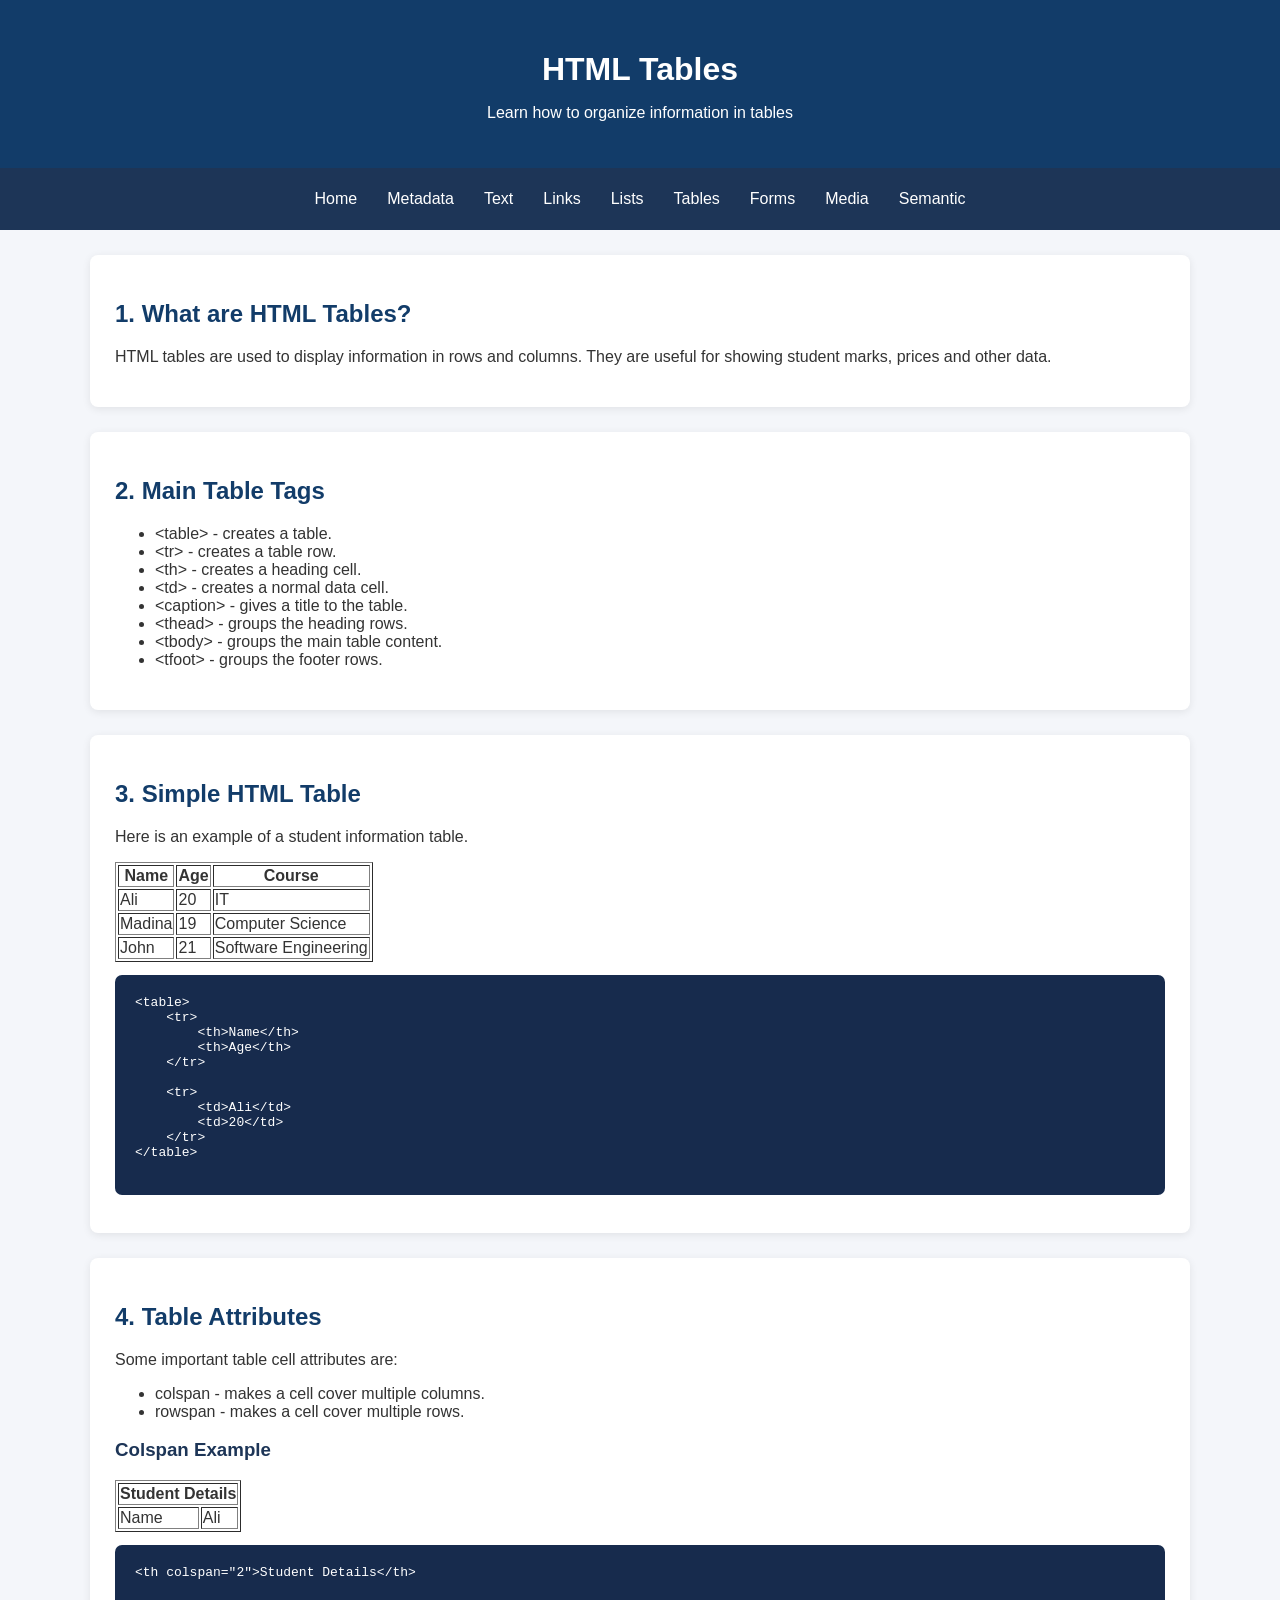
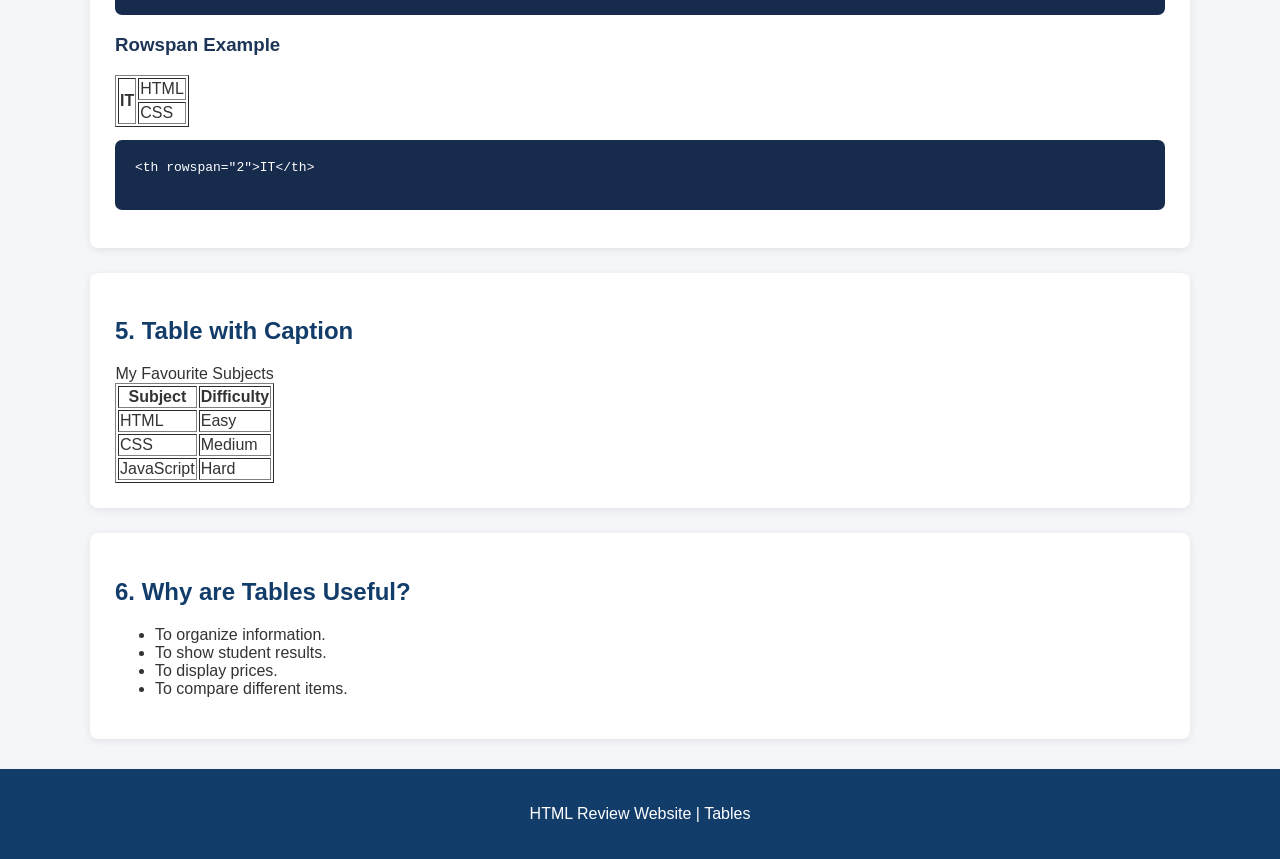
<file: tables.html>
<!DOCTYPE html>
<html>
<head>
    <title>HTML Tables</title>
    <meta charset="UTF-8">
    <meta name="viewport" content="width=device-width, initial-scale=1.0">
    <link rel="stylesheet" href="css/style.css">
</head>

<body>

<header>
    <h1>HTML Tables</h1>
    <p>Learn how to organize information in tables</p>
</header>

<nav>
    <a href="index.html">Home</a>
    <a href="metadata.html">Metadata</a>
    <a href="text.html">Text</a>
    <a href="links.html">Links</a>
    <a href="lists.html">Lists</a>
    <a href="tables.html">Tables</a>
    <a href="forms.html">Forms</a>
    <a href="media.html">Media</a>
    <a href="semantic.html">Semantic</a>
</nav>

<main>

    <section>
        <h2>1. What are HTML Tables?</h2>

        <p>
            HTML tables are used to display information
            in rows and columns. They are useful for
            showing student marks, prices and other data.
        </p>
    </section>


    <section>
        <h2>2. Main Table Tags</h2>

        <ul>
            <li>&lt;table&gt; - creates a table.</li>
            <li>&lt;tr&gt; - creates a table row.</li>
            <li>&lt;th&gt; - creates a heading cell.</li>
            <li>&lt;td&gt; - creates a normal data cell.</li>
            <li>&lt;caption&gt; - gives a title to the table.</li>
            <li>&lt;thead&gt; - groups the heading rows.</li>
            <li>&lt;tbody&gt; - groups the main table content.</li>
            <li>&lt;tfoot&gt; - groups the footer rows.</li>
        </ul>
    </section>


    <section>
        <h2>3. Simple HTML Table</h2>

        <p>Here is an example of a student information table.</p>

        <table border="1">
            <tr>
                <th>Name</th>
                <th>Age</th>
                <th>Course</th>
            </tr>

            <tr>
                <td>Ali</td>
                <td>20</td>
                <td>IT</td>
            </tr>

            <tr>
                <td>Madina</td>
                <td>19</td>
                <td>Computer Science</td>
            </tr>

            <tr>
                <td>John</td>
                <td>21</td>
                <td>Software Engineering</td>
            </tr>
        </table>

        <pre>
&lt;table&gt;
    &lt;tr&gt;
        &lt;th&gt;Name&lt;/th&gt;
        &lt;th&gt;Age&lt;/th&gt;
    &lt;/tr&gt;

    &lt;tr&gt;
        &lt;td&gt;Ali&lt;/td&gt;
        &lt;td&gt;20&lt;/td&gt;
    &lt;/tr&gt;
&lt;/table&gt;
        </pre>
    </section>


    <section>
        <h2>4. Table Attributes</h2>

        <p>Some important table cell attributes are:</p>

        <ul>
            <li>colspan - makes a cell cover multiple columns.</li>
            <li>rowspan - makes a cell cover multiple rows.</li>
        </ul>

        <h3>Colspan Example</h3>

        <table border="1">
            <tr>
                <th colspan="2">Student Details</th>
            </tr>

            <tr>
                <td>Name</td>
                <td>Ali</td>
            </tr>
        </table>

        <pre>
&lt;th colspan="2"&gt;Student Details&lt;/th&gt;
        </pre>


        <h3>Rowspan Example</h3>

        <table border="1">
            <tr>
                <th rowspan="2">IT</th>
                <td>HTML</td>
            </tr>

            <tr>
                <td>CSS</td>
            </tr>
        </table>

        <pre>
&lt;th rowspan="2"&gt;IT&lt;/th&gt;
        </pre>
    </section>


    <section>
        <h2>5. Table with Caption</h2>

        <table border="1">
            <caption>My Favourite Subjects</caption>

            <thead>
                <tr>
                    <th>Subject</th>
                    <th>Difficulty</th>
                </tr>
            </thead>

            <tbody>
                <tr>
                    <td>HTML</td>
                    <td>Easy</td>
                </tr>

                <tr>
                    <td>CSS</td>
                    <td>Medium</td>
                </tr>

                <tr>
                    <td>JavaScript</td>
                    <td>Hard</td>
                </tr>
            </tbody>
        </table>
    </section>


    <section>
        <h2>6. Why are Tables Useful?</h2>

        <ul>
            <li>To organize information.</li>
            <li>To show student results.</li>
            <li>To display prices.</li>
            <li>To compare different items.</li>
        </ul>
    </section>

</main>

<footer>
    <p>HTML Review Website | Tables</p>
</footer>

</body>
</html>
</file>
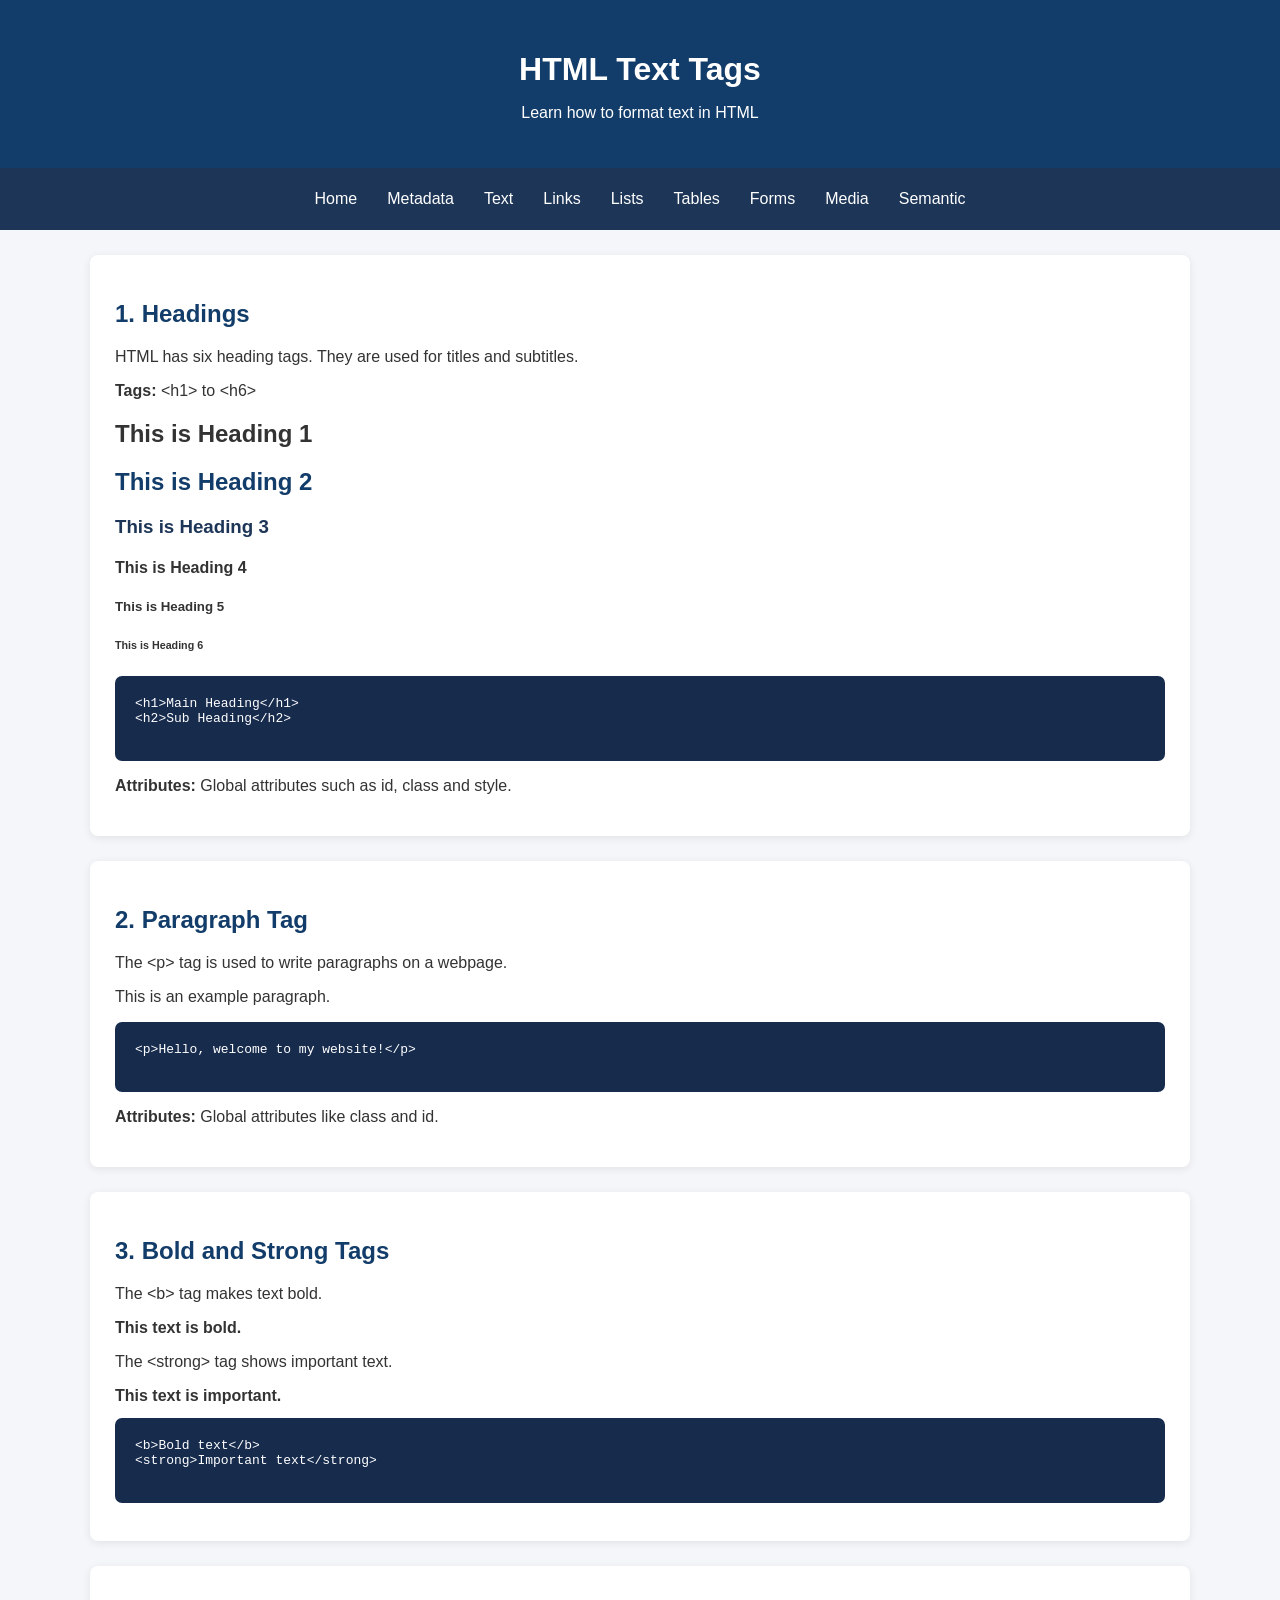
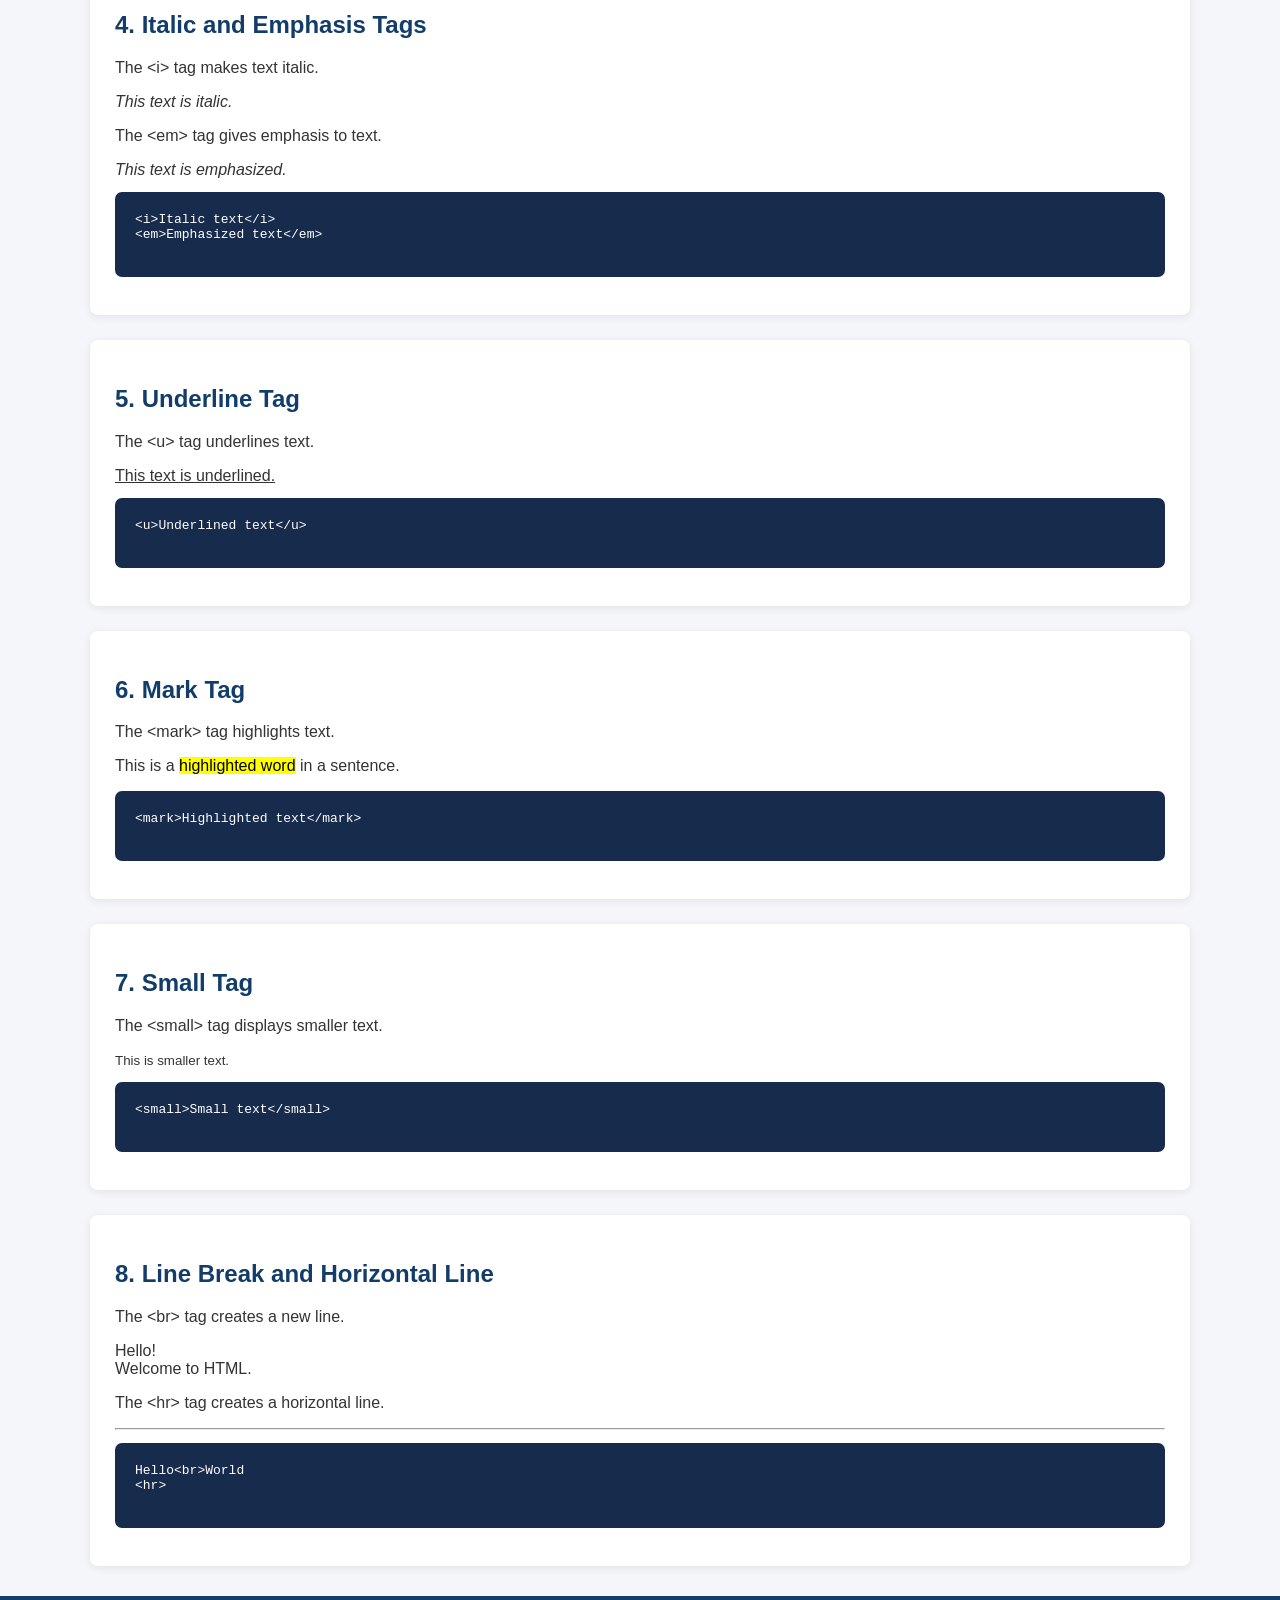
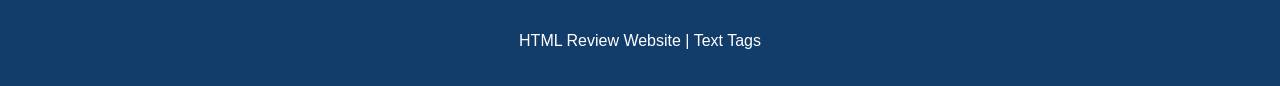
<file: text.html>
<!DOCTYPE html>
<html>
<head>
    <title>HTML Text Tags</title>
    <meta charset="UTF-8">
    <meta name="viewport" content="width=device-width, initial-scale=1.0">
    <link rel="stylesheet" href="css/style.css">
</head>

<body>

<header>
    <h1>HTML Text Tags</h1>
    <p>Learn how to format text in HTML</p>
</header>

<nav>
    <a href="index.html">Home</a>
    <a href="metadata.html">Metadata</a>
    <a href="text.html">Text</a>
    <a href="links.html">Links</a>
    <a href="lists.html">Lists</a>
    <a href="tables.html">Tables</a>
    <a href="forms.html">Forms</a>
    <a href="media.html">Media</a>
    <a href="semantic.html">Semantic</a>
</nav>

<main>

    <section>
        <h2>1. Headings</h2>

        <p>HTML has six heading tags. They are used for titles and subtitles.</p>

        <p><b>Tags:</b> &lt;h1&gt; to &lt;h6&gt;</p>

        <h1>This is Heading 1</h1>
        <h2>This is Heading 2</h2>
        <h3>This is Heading 3</h3>
        <h4>This is Heading 4</h4>
        <h5>This is Heading 5</h5>
        <h6>This is Heading 6</h6>

        <pre>
&lt;h1&gt;Main Heading&lt;/h1&gt;
&lt;h2&gt;Sub Heading&lt;/h2&gt;
        </pre>

        <p><b>Attributes:</b> Global attributes such as id, class and style.</p>
    </section>


    <section>
        <h2>2. Paragraph Tag</h2>

        <p>The &lt;p&gt; tag is used to write paragraphs on a webpage.</p>

        <p>This is an example paragraph.</p>

        <pre>
&lt;p&gt;Hello, welcome to my website!&lt;/p&gt;
        </pre>

        <p><b>Attributes:</b> Global attributes like class and id.</p>
    </section>


    <section>
        <h2>3. Bold and Strong Tags</h2>

        <p>The &lt;b&gt; tag makes text bold.</p>
        <b>This text is bold.</b>

        <p>The &lt;strong&gt; tag shows important text.</p>
        <strong>This text is important.</strong>

        <pre>
&lt;b&gt;Bold text&lt;/b&gt;
&lt;strong&gt;Important text&lt;/strong&gt;
        </pre>
    </section>


    <section>
        <h2>4. Italic and Emphasis Tags</h2>

        <p>The &lt;i&gt; tag makes text italic.</p>
        <i>This text is italic.</i>

        <p>The &lt;em&gt; tag gives emphasis to text.</p>
        <em>This text is emphasized.</em>

        <pre>
&lt;i&gt;Italic text&lt;/i&gt;
&lt;em&gt;Emphasized text&lt;/em&gt;
        </pre>
    </section>


    <section>
        <h2>5. Underline Tag</h2>

        <p>The &lt;u&gt; tag underlines text.</p>

        <u>This text is underlined.</u>

        <pre>
&lt;u&gt;Underlined text&lt;/u&gt;
        </pre>
    </section>


    <section>
        <h2>6. Mark Tag</h2>

        <p>The &lt;mark&gt; tag highlights text.</p>

        <p>This is a <mark>highlighted word</mark> in a sentence.</p>

        <pre>
&lt;mark&gt;Highlighted text&lt;/mark&gt;
        </pre>
    </section>


    <section>
        <h2>7. Small Tag</h2>

        <p>The &lt;small&gt; tag displays smaller text.</p>

        <small>This is smaller text.</small>

        <pre>
&lt;small&gt;Small text&lt;/small&gt;
        </pre>
    </section>


    <section>
        <h2>8. Line Break and Horizontal Line</h2>

        <p>The &lt;br&gt; tag creates a new line.</p>
        <p>Hello!<br>Welcome to HTML.</p>

        <p>The &lt;hr&gt; tag creates a horizontal line.</p>
        <hr>

        <pre>
Hello&lt;br&gt;World
&lt;hr&gt;
        </pre>
    </section>

</main>

<footer>
    <p>HTML Review Website | Text Tags</p>
</footer>

</body>
</html>
</file>
<file: css/style.css>
/* some general design */

* {
    box-sizing: border-box;
}

body {
    margin: 0;
    padding: 0;
    font-family: Arial, sans-serif;
    background-color: #f4f6fa;
    color: #333;
}

/* header part */

header {
    background-color: #123c69;
    color: white;
    text-align: center;
    padding: 30px;
}

header h1 {
    margin-bottom: 5px;
}

/* menu */

nav {
    background-color: #1d3557;
    display: flex;
    justify-content: center;
    flex-wrap: wrap;
    padding: 10px;
}

nav a {
    color: white;
    text-decoration: none;
    padding: 12px 15px;
}

nav a:hover {
    background-color: #e0a526;
    color: black;
}

/* main content */

main {
    width: 90%;
    max-width: 1100px;
    margin: 25px auto;
}

section {
    background-color: white;
    padding: 25px;
    margin-bottom: 25px;
    border-radius: 8px;
    box-shadow: 0 2px 8px #00000015;
}

h2 {
    color: #123c69;
}

h3 {
    color: #1d3557;
}

/* code example */

pre {
    background-color: #172b4d;
    color: white;
    padding: 20px;
    border-radius: 7px;
    overflow-x: auto;
}

/* cards */

.cards {
    display: flex;
    flex-wrap: wrap;
    gap: 20px;
}

.card {
    background-color: #eaf1f8;
    padding: 20px;
    border-radius: 8px;
    flex: 1 1 220px;
}

.card a {
    color: #123c69;
    font-weight: bold;
    text-decoration: none;
}

.card a:hover {
    color: #e0a526;
}

/* footer */

footer {
    background-color: #123c69;
    color: white;
    text-align: center;
    padding: 20px;
    margin-top: 30px;
}
</file>
